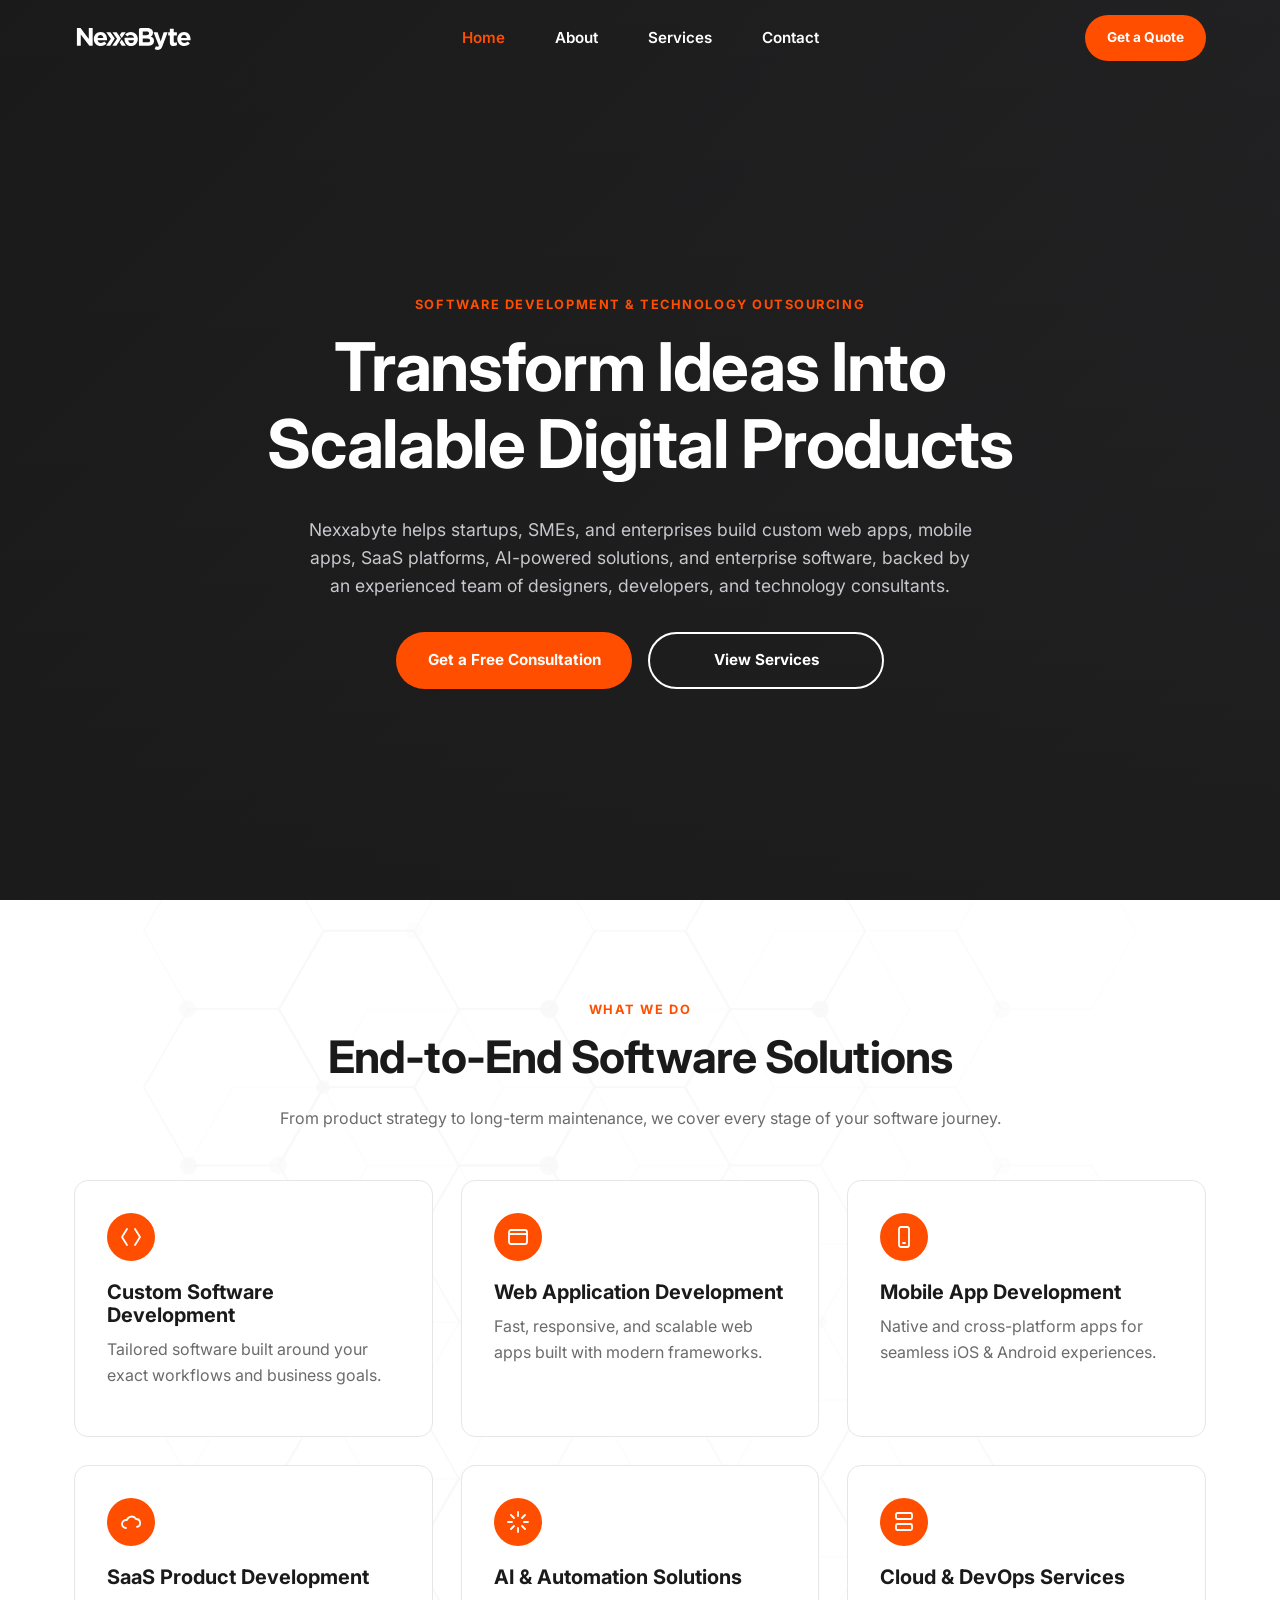
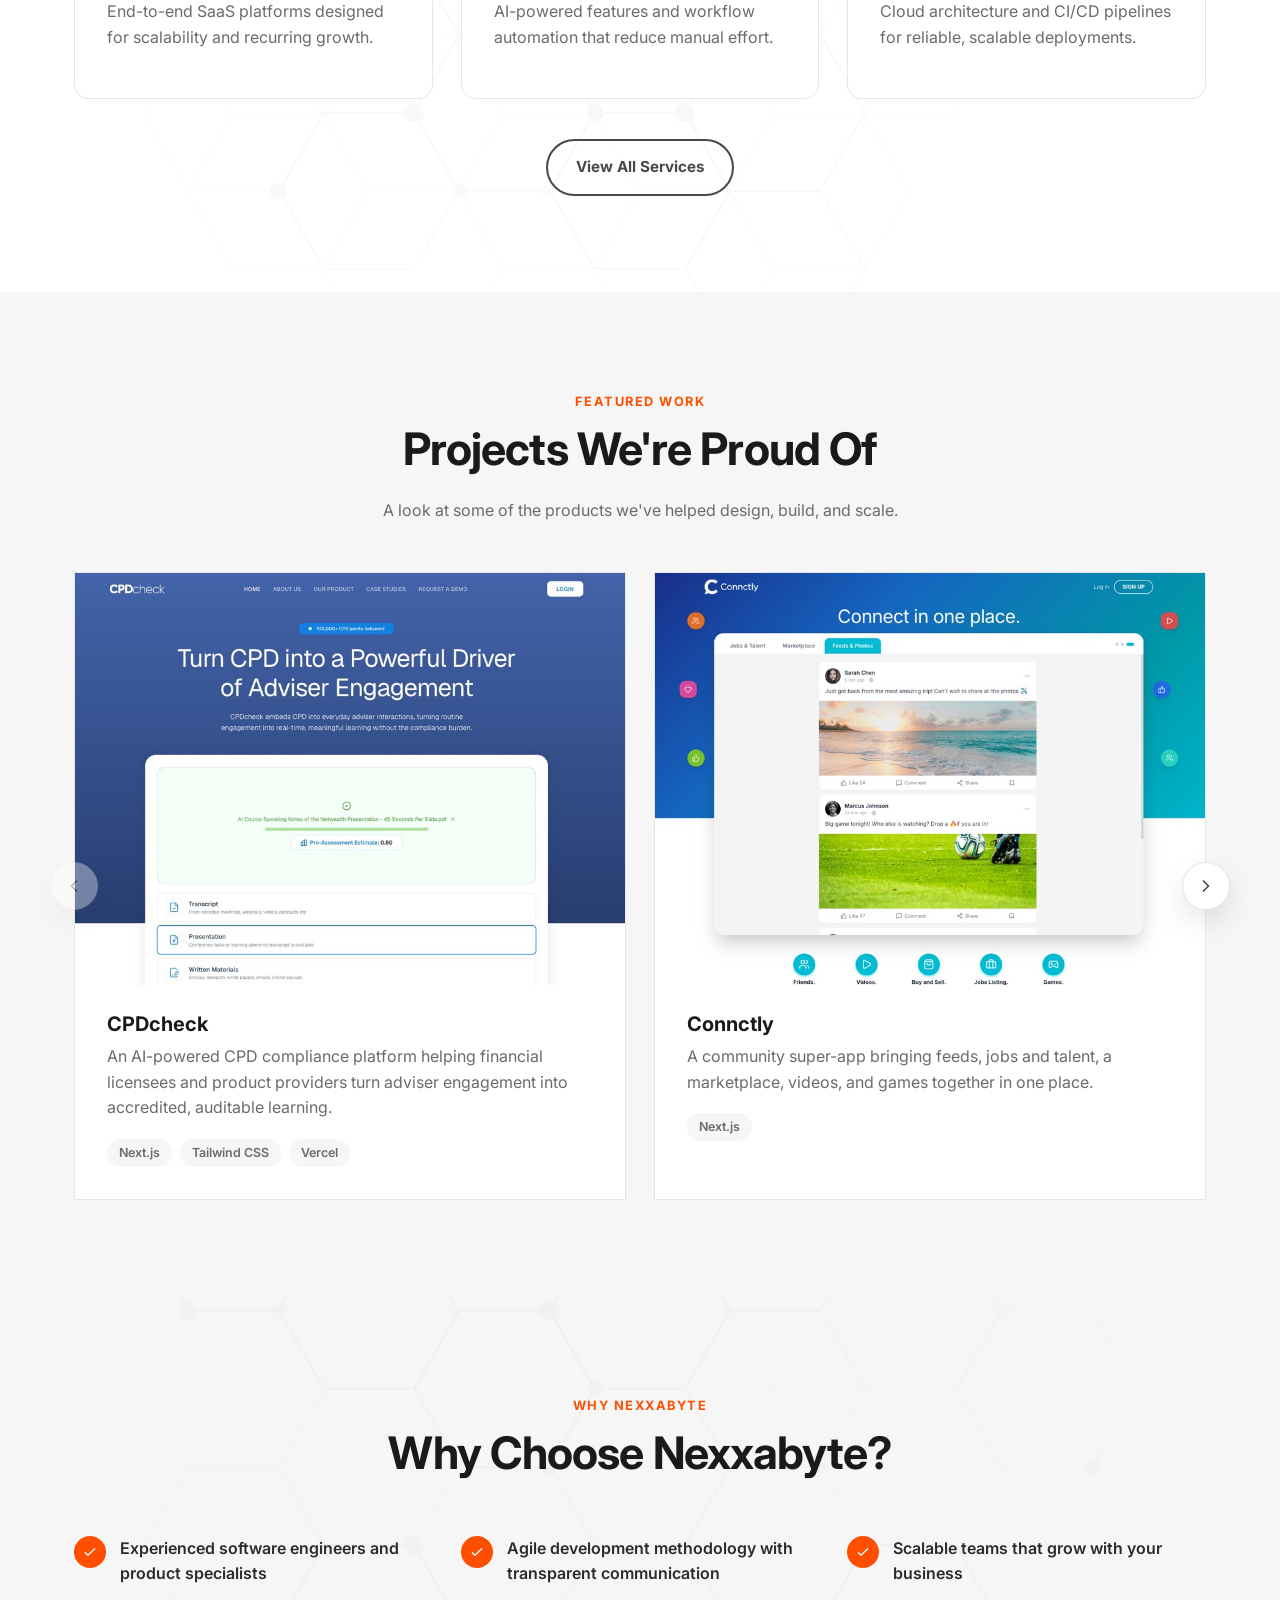
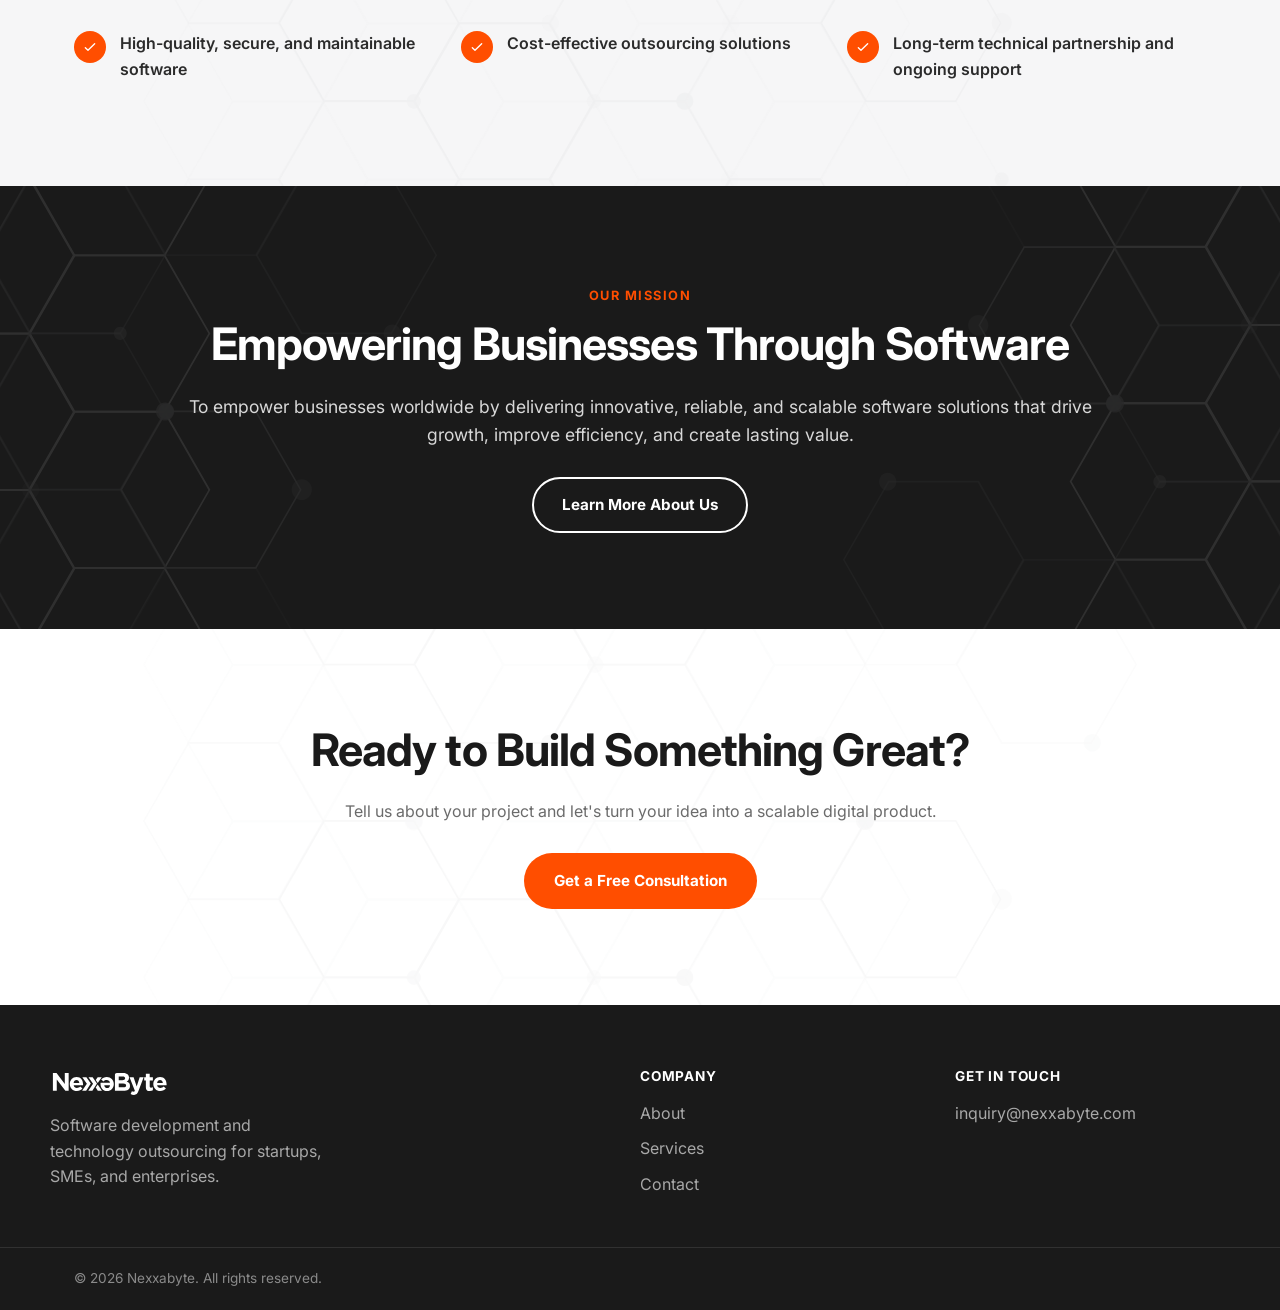
<file: index.html>
<!DOCTYPE html>
<html lang="en">
<head>
  <meta charset="UTF-8">
  <meta name="viewport" content="width=device-width, initial-scale=1.0">
  <title>Nexxabyte | Software Development &amp; Technology Outsourcing</title>
  <meta name="description" content="Nexxabyte builds custom web apps, mobile apps, SaaS platforms, AI-powered solutions, and enterprise software for startups, SMEs, and enterprises.">
  <link rel="icon" type="image/svg+xml" href="assets/images/favicon.svg">
  <link rel="preconnect" href="https://fonts.googleapis.com">
  <link rel="preconnect" href="https://fonts.gstatic.com" crossorigin>
  <link href="https://fonts.googleapis.com/css2?family=Inter:wght@400;500;600;700&family=Geist+Pixel&display=swap" rel="stylesheet">
  <link rel="stylesheet" href="assets/css/variables.css">
  <link rel="stylesheet" href="assets/css/base.css">
  <link rel="stylesheet" href="assets/css/components.css">
  <link rel="stylesheet" href="assets/css/pages.css">
  <link rel="stylesheet" href="assets/css/parallax.css">
  <link rel="stylesheet" href="assets/css/hero-animation.css">
</head>
<body>
  <header class="site-header">
    <div class="container header-inner">
      <a href="index.html" class="logo" aria-label="Nexxabyte home">
        <img src="assets/images/logo.svg" alt="Nexxabyte" class="logo-mark">
      </a>
      <nav class="main-nav" id="main-nav">
        <ul>
          <li><a href="index.html" class="active">Home</a></li>
          <li><a href="about.html">About</a></li>
          <li><a href="services.html">Services</a></li>
          <li><a href="contact.html">Contact</a></li>
        </ul>
      </nav>
      <a href="contact.html" class="btn btn-primary btn-sm header-cta">Get a Quote</a>
      <button class="nav-toggle" id="nav-toggle" aria-label="Toggle navigation" aria-expanded="false" aria-controls="main-nav">
        <span></span><span></span><span></span>
      </button>
    </div>
  </header>

  <main>
    <section class="hero hero-loop">
      <video class="hero-video-bg" muted loop playsinline preload="none" aria-hidden="true">
        <source src="assets/images/hero-background.mp4" type="video/mp4">
      </video>
      <div class="hero-video-scrim"></div>
      <div class="container hero-inner">
        <div class="hero-content reveal">
          <span class="eyebrow">Software Development &amp; Technology Outsourcing</span>
          <h1 class="hero-title">
            <span class="line-reveal"><span class="line-inner">Transform Ideas Into</span></span>
            <span class="line-reveal"><span class="line-inner">Scalable Digital Products</span></span>
          </h1>
          <p class="hero-lead text-muted">Nexxabyte helps startups, SMEs, and enterprises build custom web apps, mobile apps, SaaS platforms, AI-powered solutions, and enterprise software, backed by an experienced team of designers, developers, and technology consultants.</p>
          <div class="hero-actions">
            <a href="contact.html" class="btn btn-primary">Get a Free Consultation</a>
            <a href="services.html" class="btn btn-on-dark">View Services</a>
          </div>
        </div>
      </div>
    </section>

    <section class="section section-shapes-host" id="services-preview">
      <div class="container">
        <div class="section-head center">
          <span class="eyebrow">What We Do</span>
          <h2>End-to-End Software Solutions</h2>
          <p class="text-muted">From product strategy to long-term maintenance, we cover every stage of your software journey.</p>
        </div>
        <div class="grid grid-3">
          <div class="card service-card reveal">
            <div class="card-icon">
              <svg viewBox="0 0 24 24" fill="none" stroke="currentColor" stroke-width="1.8" stroke-linecap="round" stroke-linejoin="round"><path d="M8 4 3 12l5 8M16 4l5 8-5 8"/></svg>
            </div>
            <h3>Custom Software Development</h3>
            <p class="text-muted">Tailored software built around your exact workflows and business goals.</p>
          </div>
          <div class="card service-card reveal">
            <div class="card-icon">
              <svg viewBox="0 0 24 24" fill="none" stroke="currentColor" stroke-width="1.8" stroke-linecap="round" stroke-linejoin="round"><rect x="3" y="5" width="18" height="14" rx="2"/><path d="M3 9h18"/></svg>
            </div>
            <h3>Web Application Development</h3>
            <p class="text-muted">Fast, responsive, and scalable web apps built with modern frameworks.</p>
          </div>
          <div class="card service-card reveal">
            <div class="card-icon">
              <svg viewBox="0 0 24 24" fill="none" stroke="currentColor" stroke-width="1.8" stroke-linecap="round" stroke-linejoin="round"><rect x="7" y="2" width="10" height="20" rx="2"/><path d="M11 18h2"/></svg>
            </div>
            <h3>Mobile App Development</h3>
            <p class="text-muted">Native and cross-platform apps for seamless iOS &amp; Android experiences.</p>
          </div>
          <div class="card service-card reveal">
            <div class="card-icon">
              <svg viewBox="0 0 24 24" fill="none" stroke="currentColor" stroke-width="1.8" stroke-linecap="round" stroke-linejoin="round"><path d="M7 18a4 4 0 1 1 .9-7.9A5 5 0 0 1 17 9a4 4 0 0 1 1 7.9"/></svg>
            </div>
            <h3>SaaS Product Development</h3>
            <p class="text-muted">End-to-end SaaS platforms designed for scalability and recurring growth.</p>
          </div>
          <div class="card service-card reveal">
            <div class="card-icon">
              <svg viewBox="0 0 24 24" fill="none" stroke="currentColor" stroke-width="1.8" stroke-linecap="round" stroke-linejoin="round"><path d="M12 2v4M12 18v4M2 12h4M18 12h4M5 5l3 3M16 16l3 3M19 5l-3 3M8 16l-3 3"/></svg>
            </div>
            <h3>AI &amp; Automation Solutions</h3>
            <p class="text-muted">AI-powered features and workflow automation that reduce manual effort.</p>
          </div>
          <div class="card service-card reveal">
            <div class="card-icon">
              <svg viewBox="0 0 24 24" fill="none" stroke="currentColor" stroke-width="1.8" stroke-linecap="round" stroke-linejoin="round"><rect x="4" y="3" width="16" height="6" rx="1.5"/><rect x="4" y="14" width="16" height="6" rx="1.5"/></svg>
            </div>
            <h3>Cloud &amp; DevOps Services</h3>
            <p class="text-muted">Cloud architecture and CI/CD pipelines for reliable, scalable deployments.</p>
          </div>
        </div>
        <div class="services-preview-cta">
          <a href="services.html" class="btn btn-outline">View All Services</a>
        </div>
      </div>
    </section>

    <section class="section" id="featured-projects">
      <div class="container">
        <div class="section-head center">
          <span class="eyebrow">Featured Work</span>
          <h2>Projects We're Proud Of</h2>
          <p class="text-muted">A look at some of the products we've helped design, build, and scale.</p>
        </div>
        <div class="project-carousel-wrap">
          <button type="button" class="project-nav prev" id="project-prev" aria-label="Previous projects">
            <svg viewBox="0 0 24 24" fill="none" stroke="currentColor" stroke-width="2" stroke-linecap="round" stroke-linejoin="round"><path d="M15 18l-6-6 6-6"/></svg>
          </button>
          <div class="project-scroller" id="project-scroller">
            <a href="https://cpd-landing-page.vercel.app" target="_blank" rel="noopener" class="project-card reveal">
              <div class="project-thumb">
                <img src="assets/images/projects/cpdcheck.jpg" alt="CPDcheck product screenshot" loading="lazy">
              </div>
              <div class="project-body">
                <h3>CPDcheck</h3>
                <p class="text-muted">An AI-powered CPD compliance platform helping financial licensees and product providers turn adviser engagement into accredited, auditable learning.</p>
                <ul class="project-stack">
                  <li>Next.js</li>
                  <li>Tailwind CSS</li>
                  <li>Vercel</li>
                </ul>
              </div>
            </a>
            <a href="https://connctly.com/" target="_blank" rel="noopener" class="project-card reveal">
              <div class="project-thumb">
                <img src="assets/images/projects/connctly.jpg" alt="Connctly product screenshot" loading="lazy">
              </div>
              <div class="project-body">
                <h3>Connctly</h3>
                <p class="text-muted">A community super-app bringing feeds, jobs and talent, a marketplace, videos, and games together in one place.</p>
                <ul class="project-stack">
                  <li>Next.js</li>
                </ul>
              </div>
            </a>
            <a href="https://ren-urot.github.io/Handyman/" target="_blank" rel="noopener" class="project-card reveal">
              <div class="project-thumb">
                <img src="assets/images/projects/handyworks.jpg" alt="HANDYWORKS app screenshot" loading="lazy">
              </div>
              <div class="project-body">
                <h3>HANDYWORKS</h3>
                <p class="text-muted">A handyman services app concept connecting customers with professionals for bookings, contracts, and in-app chat.</p>
                <ul class="project-stack">
                  <li>HTML/CSS</li>
                  <li>Vanilla JS</li>
                </ul>
              </div>
            </a>
            <a href="https://ren-urot.github.io/sprobeHRIS/" target="_blank" rel="noopener" class="project-card reveal">
              <div class="project-thumb">
                <img src="assets/images/projects/sprobehris.jpg" alt="Sprobe HRIS app screenshot" loading="lazy">
              </div>
              <div class="project-body">
                <h3>Sprobe HRIS</h3>
                <p class="text-muted">An HR information system for centralizing employee records and streamlining core HR operations.</p>
                <ul class="project-stack">
                  <li>React</li>
                  <li>Vite</li>
                </ul>
              </div>
            </a>
          </div>
          <button type="button" class="project-nav next" id="project-next" aria-label="Next projects">
            <svg viewBox="0 0 24 24" fill="none" stroke="currentColor" stroke-width="2" stroke-linecap="round" stroke-linejoin="round"><path d="M9 18l6-6-6-6"/></svg>
          </button>
        </div>
      </div>
    </section>

    <section class="section section-alt section-shapes-host" id="why-choose-us">
      <div class="container">
        <div class="section-head center">
          <span class="eyebrow">Why Nexxabyte</span>
          <h2>Why Choose Nexxabyte?</h2>
        </div>
        <div class="grid grid-3">
          <div class="feature-item reveal">
            <div class="feature-check"><svg viewBox="0 0 24 24" fill="none" stroke="currentColor" stroke-width="2" stroke-linecap="round" stroke-linejoin="round"><path d="M5 13l4 4L19 7"/></svg></div>
            <p>Experienced software engineers and product specialists</p>
          </div>
          <div class="feature-item reveal">
            <div class="feature-check"><svg viewBox="0 0 24 24" fill="none" stroke="currentColor" stroke-width="2" stroke-linecap="round" stroke-linejoin="round"><path d="M5 13l4 4L19 7"/></svg></div>
            <p>Agile development methodology with transparent communication</p>
          </div>
          <div class="feature-item reveal">
            <div class="feature-check"><svg viewBox="0 0 24 24" fill="none" stroke="currentColor" stroke-width="2" stroke-linecap="round" stroke-linejoin="round"><path d="M5 13l4 4L19 7"/></svg></div>
            <p>Scalable teams that grow with your business</p>
          </div>
          <div class="feature-item reveal">
            <div class="feature-check"><svg viewBox="0 0 24 24" fill="none" stroke="currentColor" stroke-width="2" stroke-linecap="round" stroke-linejoin="round"><path d="M5 13l4 4L19 7"/></svg></div>
            <p>High-quality, secure, and maintainable software</p>
          </div>
          <div class="feature-item reveal">
            <div class="feature-check"><svg viewBox="0 0 24 24" fill="none" stroke="currentColor" stroke-width="2" stroke-linecap="round" stroke-linejoin="round"><path d="M5 13l4 4L19 7"/></svg></div>
            <p>Cost-effective outsourcing solutions</p>
          </div>
          <div class="feature-item reveal">
            <div class="feature-check"><svg viewBox="0 0 24 24" fill="none" stroke="currentColor" stroke-width="2" stroke-linecap="round" stroke-linejoin="round"><path d="M5 13l4 4L19 7"/></svg></div>
            <p>Long-term technical partnership and ongoing support</p>
          </div>
        </div>
      </div>
    </section>

    <section class="section section-dark section-shapes-host" id="mission-vision-teaser">
      <div class="container mission-teaser reveal">
        <span class="eyebrow">Our Mission</span>
        <h2>Empowering Businesses Through Software</h2>
        <p>To empower businesses worldwide by delivering innovative, reliable, and scalable software solutions that drive growth, improve efficiency, and create lasting value.</p>
        <a href="about.html" class="btn btn-on-dark">Learn More About Us</a>
      </div>
    </section>

    <section class="section section-shapes-host">
      <div class="container cta-banner-inner reveal">
        <h2>Ready to Build Something Great?</h2>
        <p class="text-muted">Tell us about your project and let's turn your idea into a scalable digital product.</p>
        <a href="contact.html" class="btn btn-primary">Get a Free Consultation</a>
      </div>
    </section>
  </main>

  <footer class="site-footer">
    <div class="container footer-inner">
      <div class="footer-brand">
        <img src="assets/images/logo.svg" alt="Nexxabyte" class="logo-mark">
        <p>Software development and technology outsourcing for startups, SMEs, and enterprises.</p>
      </div>
      <div class="footer-col">
        <h4>Company</h4>
        <ul>
          <li><a href="about.html">About</a></li>
          <li><a href="services.html">Services</a></li>
          <li><a href="contact.html">Contact</a></li>
        </ul>
      </div>
      <div class="footer-col">
        <h4>Get in Touch</h4>
        <ul>
          <li><a href="mailto:inquiry@nexxabyte.com">inquiry@nexxabyte.com</a></li>
        </ul>
      </div>
    </div>
    <div class="footer-bottom">
      <div class="container">
        <p>&copy; 2026 Nexxabyte. All rights reserved.</p>
      </div>
    </div>
  </footer>
  <script src="assets/js/main.js"></script>
  <script src="assets/js/hero-animation.js" defer></script>
</body>
</html>
</file>
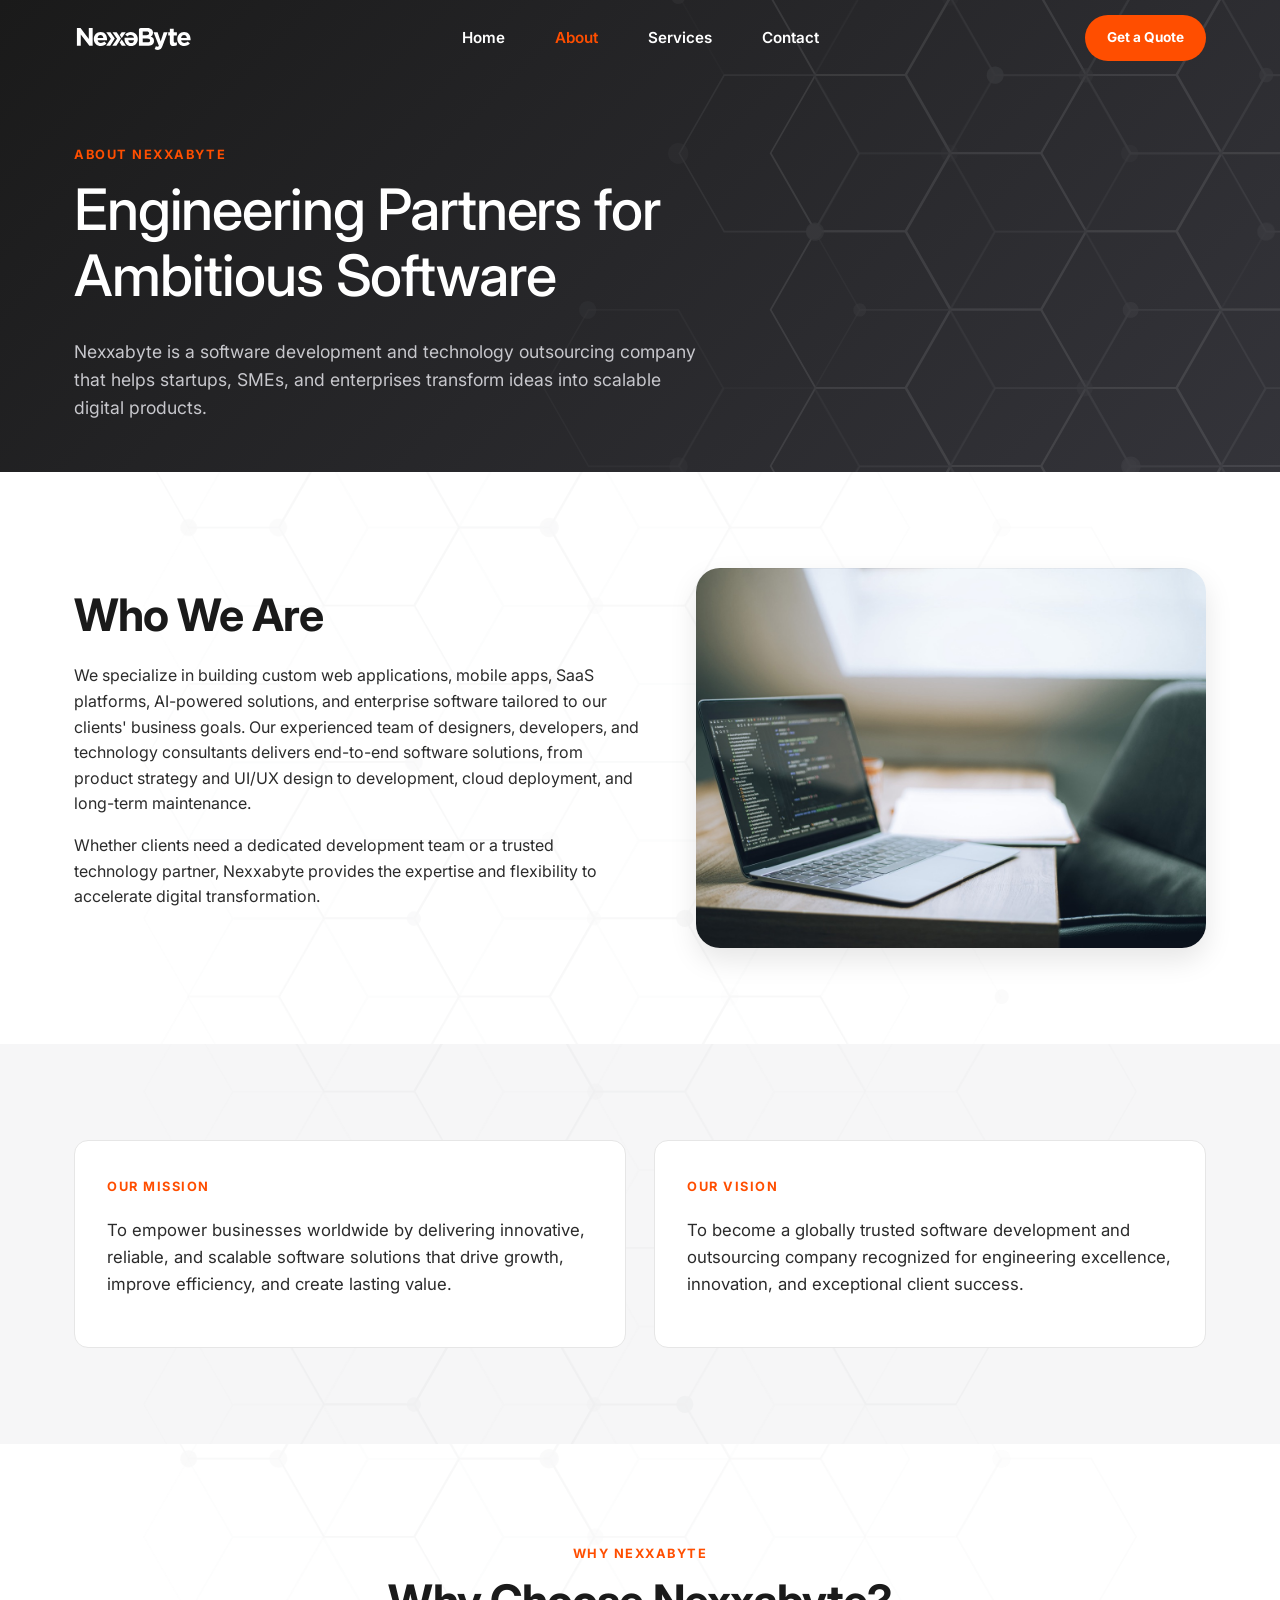
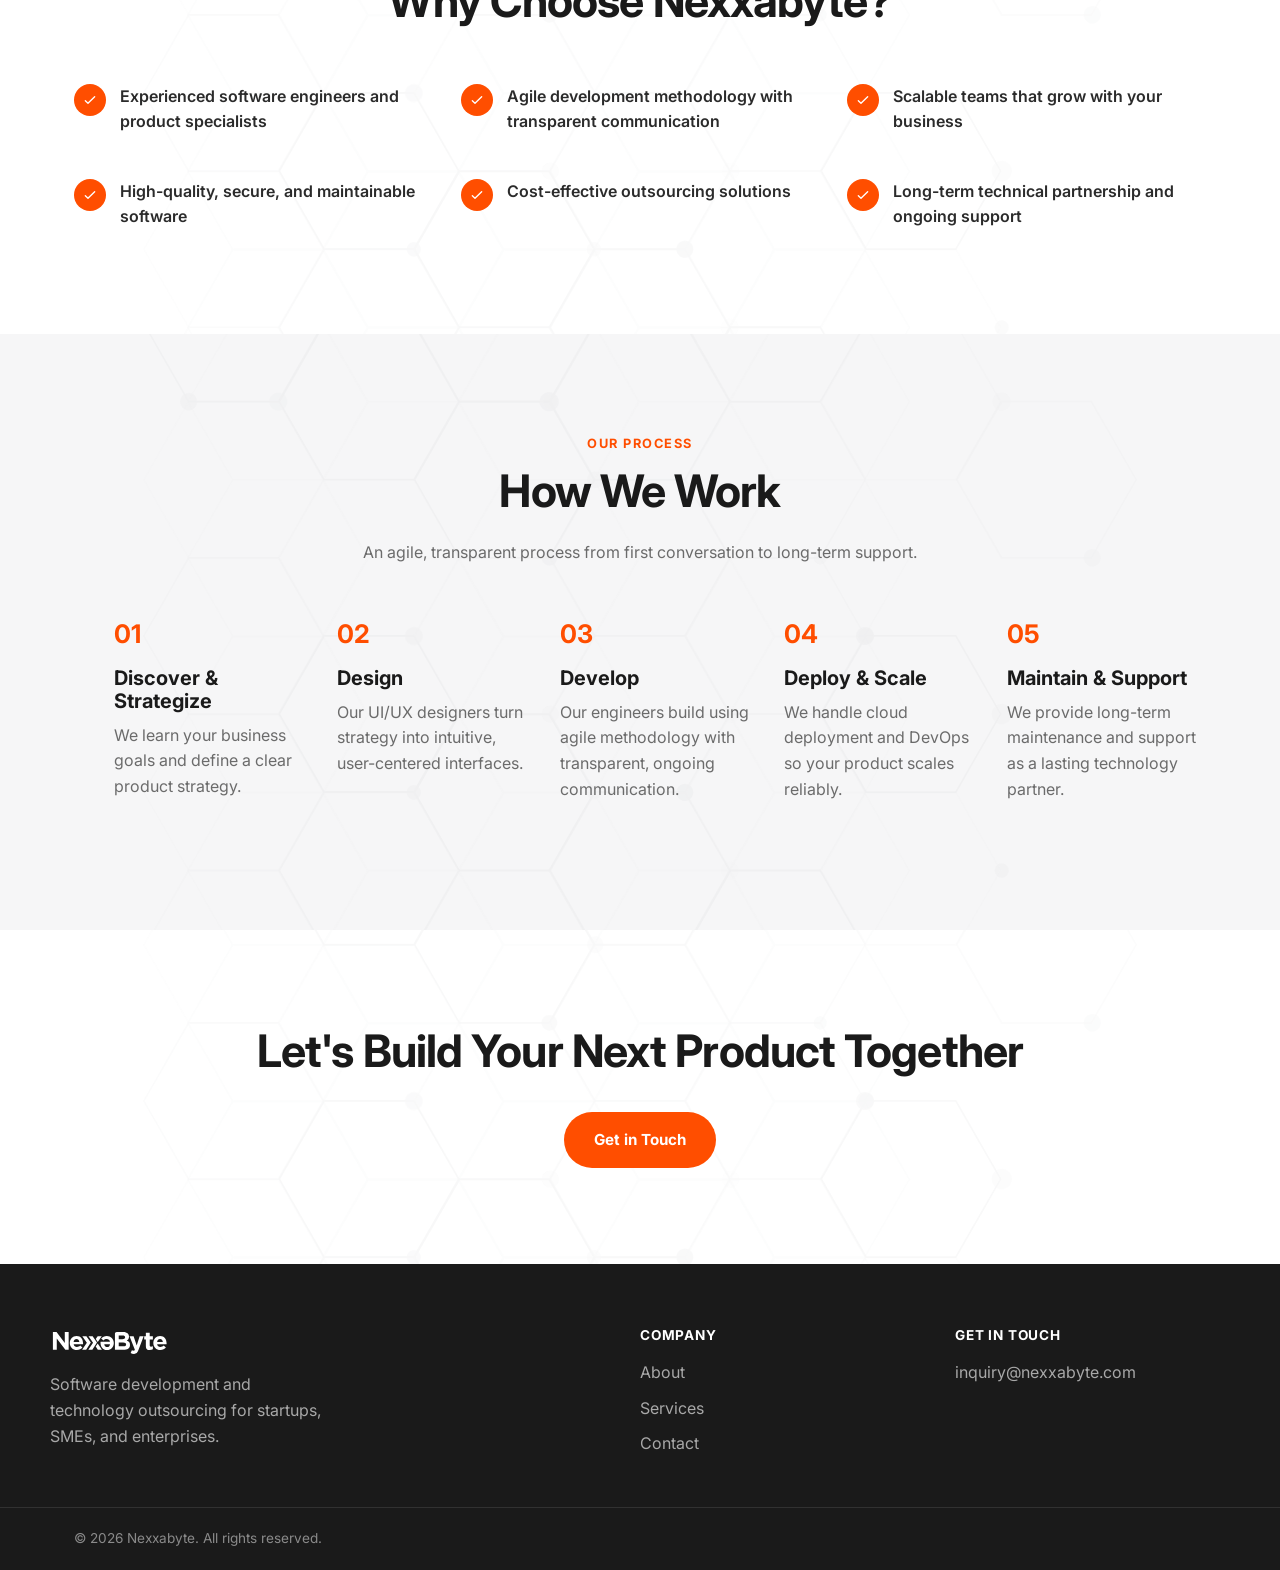
<file: about.html>
<!DOCTYPE html>
<html lang="en">
<head>
  <meta charset="UTF-8">
  <meta name="viewport" content="width=device-width, initial-scale=1.0">
  <title>About Nexxabyte | Our Mission, Vision &amp; Process</title>
  <meta name="description" content="Nexxabyte is a software development and technology outsourcing company helping startups, SMEs, and enterprises transform ideas into scalable digital products.">
  <link rel="icon" type="image/svg+xml" href="assets/images/favicon.svg">
  <link rel="preconnect" href="https://fonts.googleapis.com">
  <link rel="preconnect" href="https://fonts.gstatic.com" crossorigin>
  <link href="https://fonts.googleapis.com/css2?family=Inter:wght@400;500;600;700&family=Geist+Pixel&display=swap" rel="stylesheet">
  <link rel="stylesheet" href="assets/css/variables.css">
  <link rel="stylesheet" href="assets/css/base.css">
  <link rel="stylesheet" href="assets/css/components.css">
  <link rel="stylesheet" href="assets/css/pages.css">
  <link rel="stylesheet" href="assets/css/parallax.css">
</head>
<body>
  <header class="site-header">
    <div class="container header-inner">
      <a href="index.html" class="logo" aria-label="Nexxabyte home">
        <img src="assets/images/logo.svg" alt="Nexxabyte" class="logo-mark">
      </a>
      <nav class="main-nav" id="main-nav">
        <ul>
          <li><a href="index.html">Home</a></li>
          <li><a href="about.html" class="active">About</a></li>
          <li><a href="services.html">Services</a></li>
          <li><a href="contact.html">Contact</a></li>
        </ul>
      </nav>
      <a href="contact.html" class="btn btn-primary btn-sm header-cta">Get a Quote</a>
      <button class="nav-toggle" id="nav-toggle" aria-label="Toggle navigation" aria-expanded="false" aria-controls="main-nav">
        <span></span><span></span><span></span>
      </button>
    </div>
  </header>

  <main>
    <section class="section page-hero parallax-hero">
      <div class="container">
        <span class="eyebrow">About Nexxabyte</span>
        <h1>Engineering Partners for Ambitious Software</h1>
        <p class="text-muted lead-wide">Nexxabyte is a software development and technology outsourcing company that helps startups, SMEs, and enterprises transform ideas into scalable digital products.</p>
      </div>
    </section>

    <section class="section section-shapes-host">
      <div class="container about-intro">
        <div class="reveal">
          <h2>Who We Are</h2>
          <p>We specialize in building custom web applications, mobile apps, SaaS platforms, AI-powered solutions, and enterprise software tailored to our clients' business goals. Our experienced team of designers, developers, and technology consultants delivers end-to-end software solutions, from product strategy and UI/UX design to development, cloud deployment, and long-term maintenance.</p>
          <p>Whether clients need a dedicated development team or a trusted technology partner, Nexxabyte provides the expertise and flexibility to accelerate digital transformation.</p>
        </div>
        <div class="reveal">
          <img src="assets/images/photo.jpg" alt="Nexxabyte team at work" class="rounded-photo">
        </div>
      </div>
    </section>

    <section class="section section-alt section-shapes-host">
      <div class="container">
        <div class="grid grid-2">
          <div class="card mv-card reveal">
            <span class="eyebrow">Our Mission</span>
            <p>To empower businesses worldwide by delivering innovative, reliable, and scalable software solutions that drive growth, improve efficiency, and create lasting value.</p>
          </div>
          <div class="card mv-card reveal">
            <span class="eyebrow">Our Vision</span>
            <p>To become a globally trusted software development and outsourcing company recognized for engineering excellence, innovation, and exceptional client success.</p>
          </div>
        </div>
      </div>
    </section>

    <section class="section section-shapes-host">
      <div class="container">
        <div class="section-head center">
          <span class="eyebrow">Why Nexxabyte</span>
          <h2>Why Choose Nexxabyte?</h2>
        </div>
        <div class="grid grid-3">
          <div class="feature-item reveal">
            <div class="feature-check"><svg viewBox="0 0 24 24" fill="none" stroke="currentColor" stroke-width="2" stroke-linecap="round" stroke-linejoin="round"><path d="M5 13l4 4L19 7"/></svg></div>
            <p>Experienced software engineers and product specialists</p>
          </div>
          <div class="feature-item reveal">
            <div class="feature-check"><svg viewBox="0 0 24 24" fill="none" stroke="currentColor" stroke-width="2" stroke-linecap="round" stroke-linejoin="round"><path d="M5 13l4 4L19 7"/></svg></div>
            <p>Agile development methodology with transparent communication</p>
          </div>
          <div class="feature-item reveal">
            <div class="feature-check"><svg viewBox="0 0 24 24" fill="none" stroke="currentColor" stroke-width="2" stroke-linecap="round" stroke-linejoin="round"><path d="M5 13l4 4L19 7"/></svg></div>
            <p>Scalable teams that grow with your business</p>
          </div>
          <div class="feature-item reveal">
            <div class="feature-check"><svg viewBox="0 0 24 24" fill="none" stroke="currentColor" stroke-width="2" stroke-linecap="round" stroke-linejoin="round"><path d="M5 13l4 4L19 7"/></svg></div>
            <p>High-quality, secure, and maintainable software</p>
          </div>
          <div class="feature-item reveal">
            <div class="feature-check"><svg viewBox="0 0 24 24" fill="none" stroke="currentColor" stroke-width="2" stroke-linecap="round" stroke-linejoin="round"><path d="M5 13l4 4L19 7"/></svg></div>
            <p>Cost-effective outsourcing solutions</p>
          </div>
          <div class="feature-item reveal">
            <div class="feature-check"><svg viewBox="0 0 24 24" fill="none" stroke="currentColor" stroke-width="2" stroke-linecap="round" stroke-linejoin="round"><path d="M5 13l4 4L19 7"/></svg></div>
            <p>Long-term technical partnership and ongoing support</p>
          </div>
        </div>
      </div>
    </section>

    <section class="section section-alt section-shapes-host" id="how-we-work">
      <div class="container">
        <div class="section-head center">
          <span class="eyebrow">Our Process</span>
          <h2>How We Work</h2>
          <p class="text-muted">An agile, transparent process from first conversation to long-term support.</p>
        </div>
        <ol class="process-steps">
          <li class="reveal"><span class="step-number">01</span><h3>Discover &amp; Strategize</h3><p class="text-muted">We learn your business goals and define a clear product strategy.</p></li>
          <li class="reveal"><span class="step-number">02</span><h3>Design</h3><p class="text-muted">Our UI/UX designers turn strategy into intuitive, user-centered interfaces.</p></li>
          <li class="reveal"><span class="step-number">03</span><h3>Develop</h3><p class="text-muted">Our engineers build using agile methodology with transparent, ongoing communication.</p></li>
          <li class="reveal"><span class="step-number">04</span><h3>Deploy &amp; Scale</h3><p class="text-muted">We handle cloud deployment and DevOps so your product scales reliably.</p></li>
          <li class="reveal"><span class="step-number">05</span><h3>Maintain &amp; Support</h3><p class="text-muted">We provide long-term maintenance and support as a lasting technology partner.</p></li>
        </ol>
      </div>
    </section>

    <section class="section section-shapes-host">
      <div class="container cta-banner-inner reveal">
        <h2>Let's Build Your Next Product Together</h2>
        <a href="contact.html" class="btn btn-primary">Get in Touch</a>
      </div>
    </section>
  </main>

  <footer class="site-footer">
    <div class="container footer-inner">
      <div class="footer-brand">
        <img src="assets/images/logo.svg" alt="Nexxabyte" class="logo-mark">
        <p>Software development and technology outsourcing for startups, SMEs, and enterprises.</p>
      </div>
      <div class="footer-col">
        <h4>Company</h4>
        <ul>
          <li><a href="about.html">About</a></li>
          <li><a href="services.html">Services</a></li>
          <li><a href="contact.html">Contact</a></li>
        </ul>
      </div>
      <div class="footer-col">
        <h4>Get in Touch</h4>
        <ul>
          <li><a href="mailto:inquiry@nexxabyte.com">inquiry@nexxabyte.com</a></li>
        </ul>
      </div>
    </div>
    <div class="footer-bottom">
      <div class="container">
        <p>&copy; 2026 Nexxabyte. All rights reserved.</p>
      </div>
    </div>
  </footer>
  <script src="assets/js/main.js"></script>
</body>
</html>
</file>
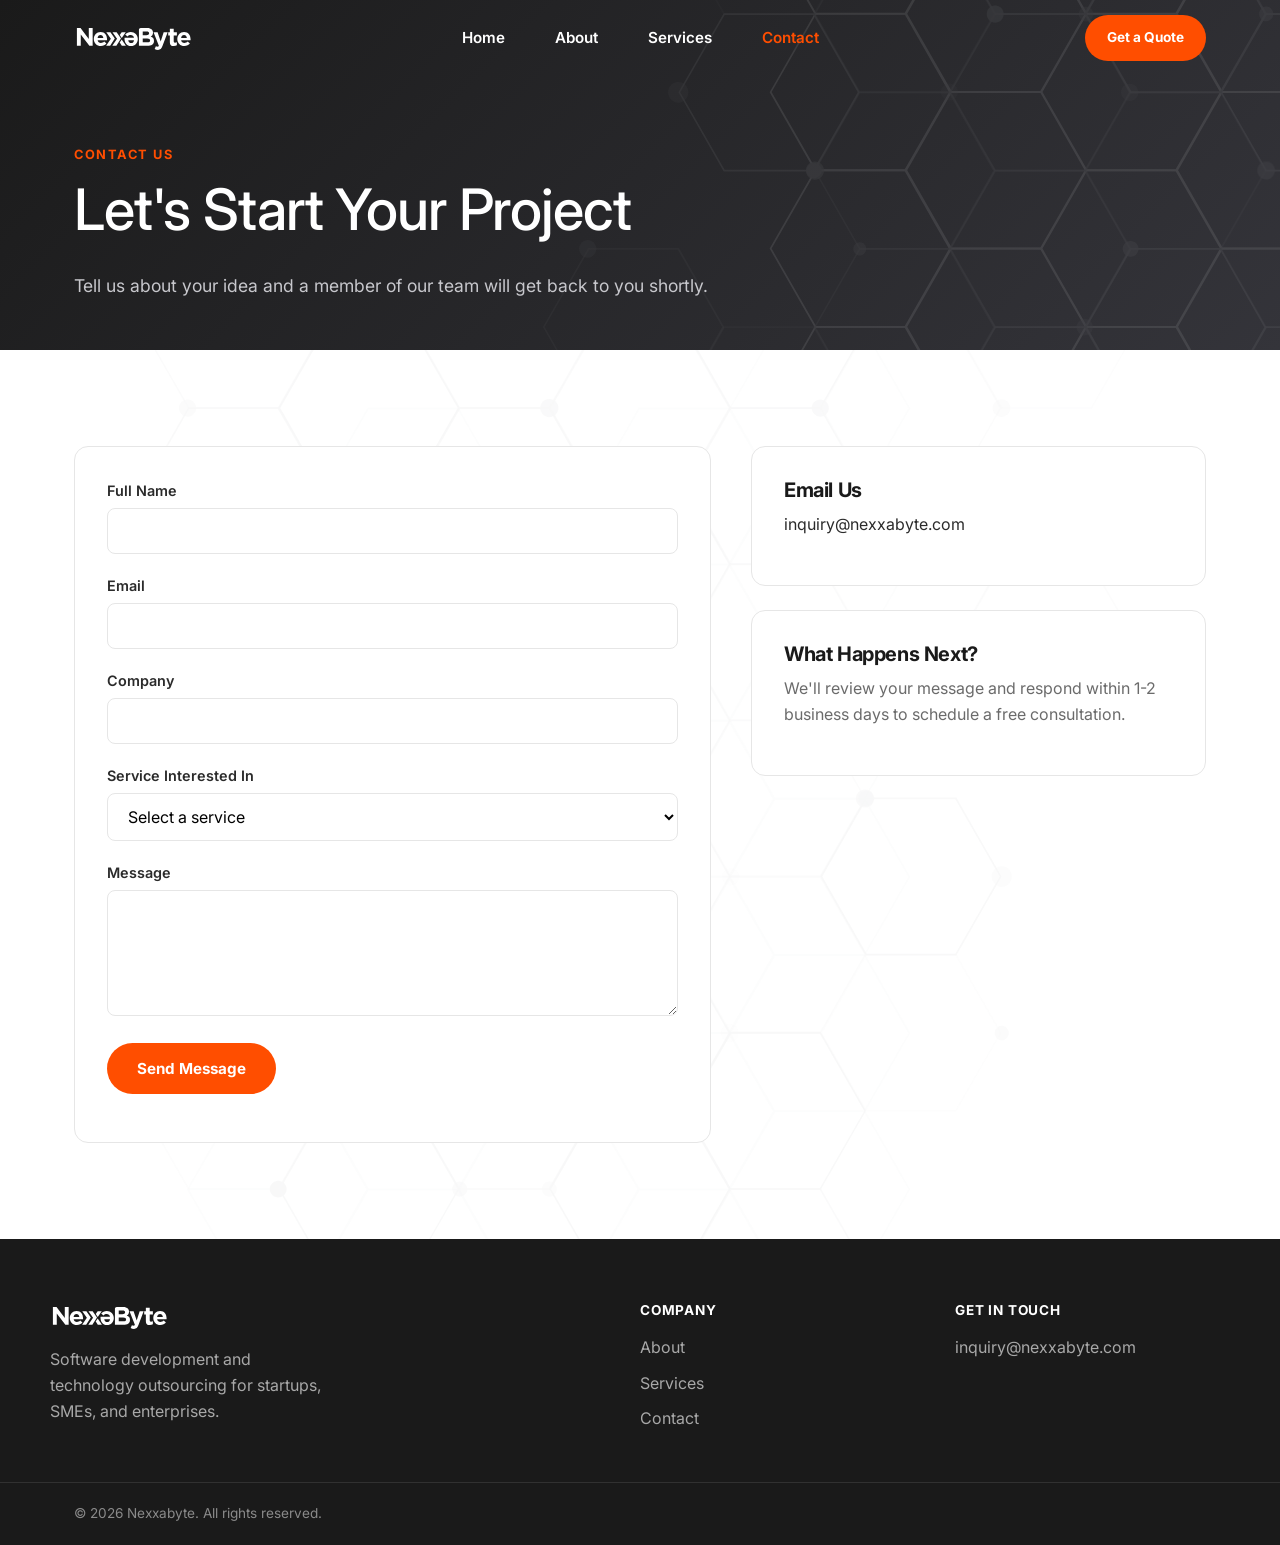
<file: contact.html>
<!DOCTYPE html>
<html lang="en">
<head>
  <meta charset="UTF-8">
  <meta name="viewport" content="width=device-width, initial-scale=1.0">
  <title>Contact Nexxabyte | Start Your Project</title>
  <meta name="description" content="Get in touch with Nexxabyte to discuss your software development or technology outsourcing project.">
  <link rel="icon" type="image/svg+xml" href="assets/images/favicon.svg">
  <link rel="preconnect" href="https://fonts.googleapis.com">
  <link rel="preconnect" href="https://fonts.gstatic.com" crossorigin>
  <link href="https://fonts.googleapis.com/css2?family=Inter:wght@400;500;600;700&family=Geist+Pixel&display=swap" rel="stylesheet">
  <link rel="stylesheet" href="assets/css/variables.css">
  <link rel="stylesheet" href="assets/css/base.css">
  <link rel="stylesheet" href="assets/css/components.css">
  <link rel="stylesheet" href="assets/css/pages.css">
  <link rel="stylesheet" href="assets/css/parallax.css">
</head>
<body>
  <header class="site-header">
    <div class="container header-inner">
      <a href="index.html" class="logo" aria-label="Nexxabyte home">
        <img src="assets/images/logo.svg" alt="Nexxabyte" class="logo-mark">
      </a>
      <nav class="main-nav" id="main-nav">
        <ul>
          <li><a href="index.html">Home</a></li>
          <li><a href="about.html">About</a></li>
          <li><a href="services.html">Services</a></li>
          <li><a href="contact.html" class="active">Contact</a></li>
        </ul>
      </nav>
      <a href="contact.html" class="btn btn-primary btn-sm header-cta">Get a Quote</a>
      <button class="nav-toggle" id="nav-toggle" aria-label="Toggle navigation" aria-expanded="false" aria-controls="main-nav">
        <span></span><span></span><span></span>
      </button>
    </div>
  </header>

  <main>
    <section class="section page-hero parallax-hero">
      <div class="container">
        <span class="eyebrow">Contact Us</span>
        <h1>Let's Start Your Project</h1>
        <p class="text-muted lead-wide">Tell us about your idea and a member of our team will get back to you shortly.</p>
      </div>
    </section>

    <section class="section section-shapes-host">
      <div class="container contact-grid">
        <form class="card contact-form reveal" id="contact-form" action="mail.php" method="POST" novalidate>
          <div class="form-group">
            <label for="name">Full Name</label>
            <input type="text" id="name" name="name" class="form-control" required>
            <span class="form-error">Please enter your name.</span>
          </div>
          <div class="form-group">
            <label for="email">Email</label>
            <input type="email" id="email" name="email" class="form-control" required>
            <span class="form-error">Please enter a valid email address.</span>
          </div>
          <div class="form-group">
            <label for="company">Company</label>
            <input type="text" id="company" name="company" class="form-control">
          </div>
          <div class="form-group">
            <label for="service">Service Interested In</label>
            <select id="service" name="service" class="form-control">
              <option value="">Select a service</option>
              <option>Custom Software Development</option>
              <option>Web Application Development</option>
              <option>Mobile App Development (iOS &amp; Android)</option>
              <option>SaaS Product Development</option>
              <option>AI &amp; Automation Solutions</option>
              <option>UI/UX Design</option>
              <option>Cloud &amp; DevOps Services</option>
              <option>Quality Assurance &amp; Testing</option>
              <option>Software Maintenance &amp; Support</option>
              <option>Dedicated Development Teams</option>
              <option>IT Staff Augmentation</option>
              <option>Technology Consulting</option>
              <option>Other / Not Sure</option>
            </select>
          </div>
          <div class="form-group">
            <label for="message">Message</label>
            <textarea id="message" name="message" rows="5" class="form-control" required></textarea>
            <span class="form-error">Please tell us a bit about your project.</span>
          </div>
          <button type="submit" class="btn btn-primary">Send Message</button>
          <p class="form-status" id="form-status" role="status"></p>
        </form>

        <div class="contact-info reveal">
          <div class="card">
            <h2>Email Us</h2>
            <p><a href="mailto:inquiry@nexxabyte.com">inquiry@nexxabyte.com</a></p>
          </div>
          <div class="card">
            <h2>What Happens Next?</h2>
            <p class="text-muted">We'll review your message and respond within 1-2 business days to schedule a free consultation.</p>
          </div>
        </div>
      </div>
    </section>
  </main>

  <footer class="site-footer">
    <div class="container footer-inner">
      <div class="footer-brand">
        <img src="assets/images/logo.svg" alt="Nexxabyte" class="logo-mark">
        <p>Software development and technology outsourcing for startups, SMEs, and enterprises.</p>
      </div>
      <div class="footer-col">
        <h4>Company</h4>
        <ul>
          <li><a href="about.html">About</a></li>
          <li><a href="services.html">Services</a></li>
          <li><a href="contact.html">Contact</a></li>
        </ul>
      </div>
      <div class="footer-col">
        <h4>Get in Touch</h4>
        <ul>
          <li><a href="mailto:inquiry@nexxabyte.com">inquiry@nexxabyte.com</a></li>
        </ul>
      </div>
    </div>
    <div class="footer-bottom">
      <div class="container">
        <p>&copy; 2026 Nexxabyte. All rights reserved.</p>
      </div>
    </div>
  </footer>
  <script src="assets/js/main.js"></script>
</body>
</html>
</file>
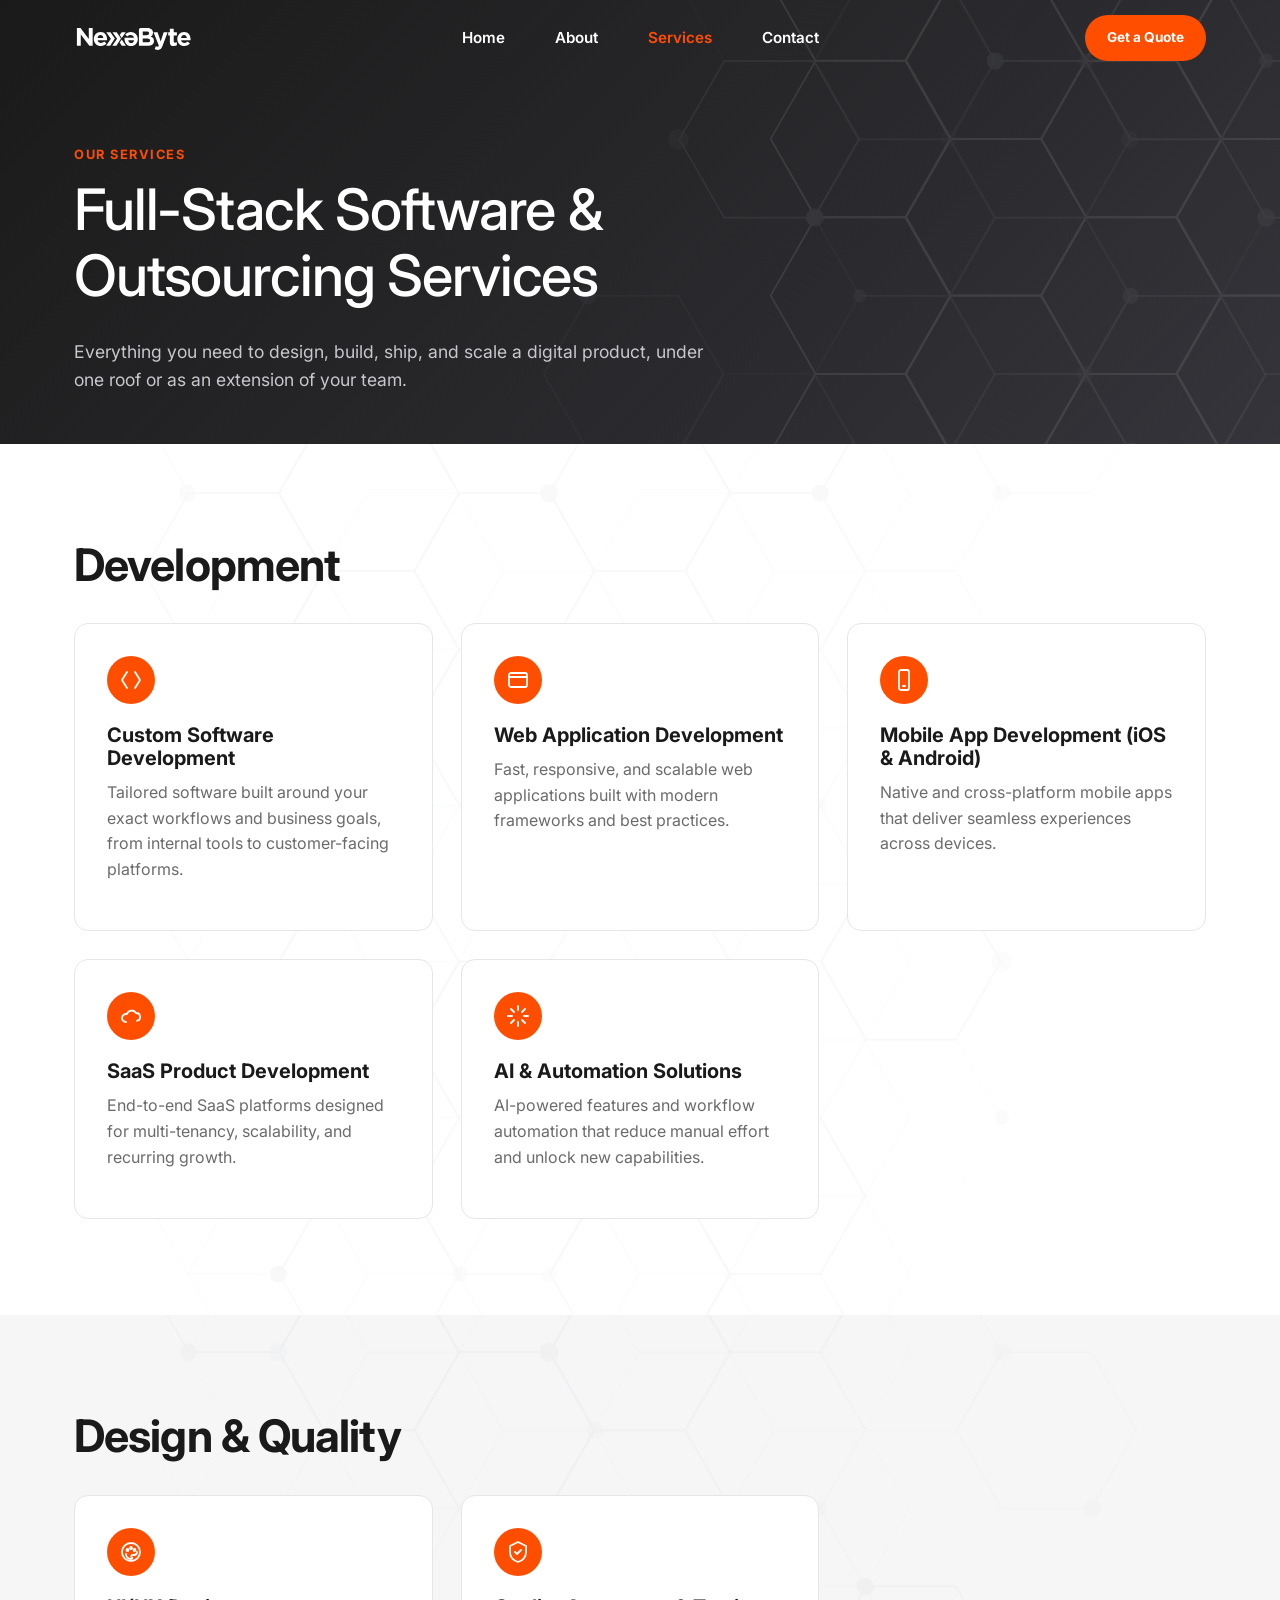
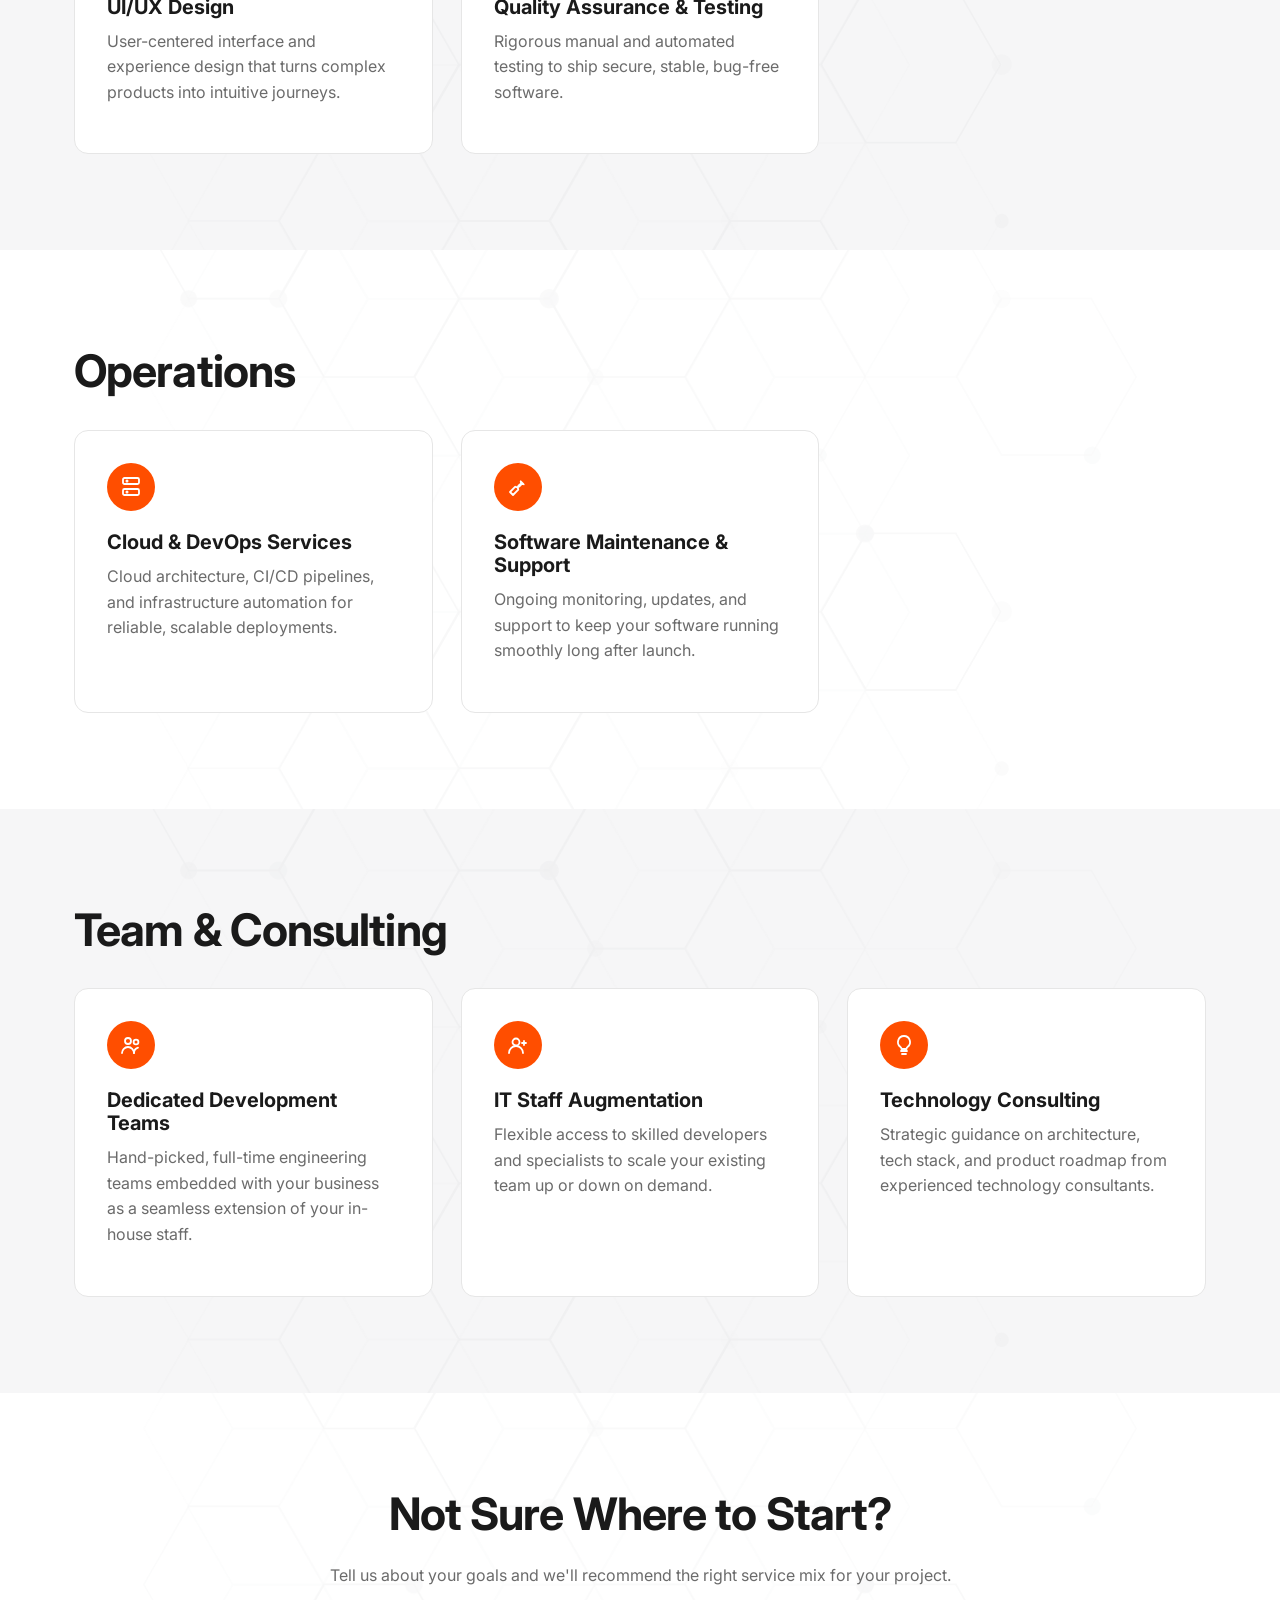
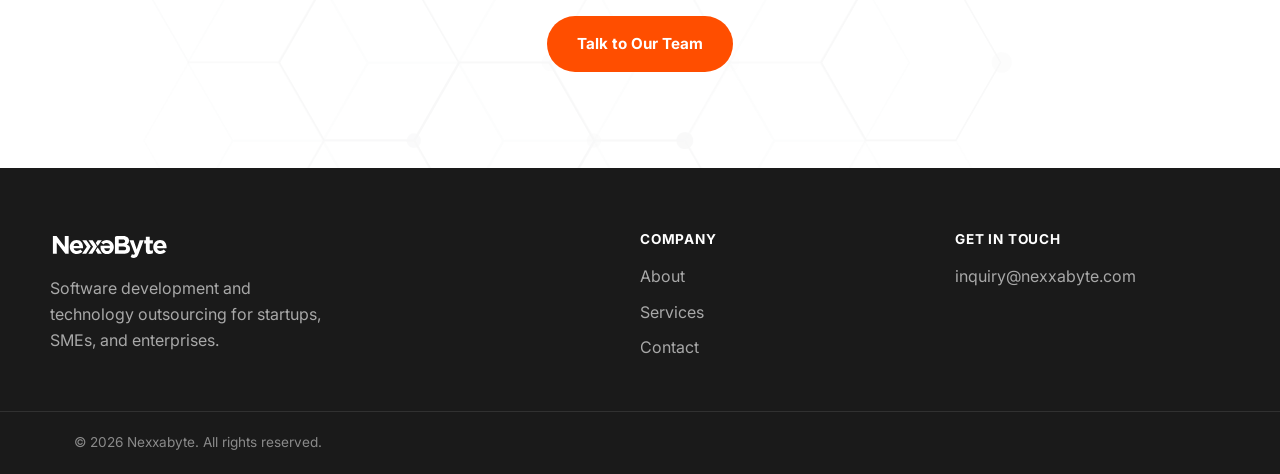
<file: services.html>
<!DOCTYPE html>
<html lang="en">
<head>
  <meta charset="UTF-8">
  <meta name="viewport" content="width=device-width, initial-scale=1.0">
  <title>Services | Nexxabyte Software Development &amp; Outsourcing</title>
  <meta name="description" content="Custom software, web, mobile, SaaS, AI, UI/UX, cloud/DevOps, QA, maintenance, dedicated teams, staff augmentation, and technology consulting services from Nexxabyte.">
  <link rel="icon" type="image/svg+xml" href="assets/images/favicon.svg">
  <link rel="preconnect" href="https://fonts.googleapis.com">
  <link rel="preconnect" href="https://fonts.gstatic.com" crossorigin>
  <link href="https://fonts.googleapis.com/css2?family=Inter:wght@400;500;600;700&family=Geist+Pixel&display=swap" rel="stylesheet">
  <link rel="stylesheet" href="assets/css/variables.css">
  <link rel="stylesheet" href="assets/css/base.css">
  <link rel="stylesheet" href="assets/css/components.css">
  <link rel="stylesheet" href="assets/css/pages.css">
  <link rel="stylesheet" href="assets/css/parallax.css">
</head>
<body>
  <header class="site-header">
    <div class="container header-inner">
      <a href="index.html" class="logo" aria-label="Nexxabyte home">
        <img src="assets/images/logo.svg" alt="Nexxabyte" class="logo-mark">
      </a>
      <nav class="main-nav" id="main-nav">
        <ul>
          <li><a href="index.html">Home</a></li>
          <li><a href="about.html">About</a></li>
          <li><a href="services.html" class="active">Services</a></li>
          <li><a href="contact.html">Contact</a></li>
        </ul>
      </nav>
      <a href="contact.html" class="btn btn-primary btn-sm header-cta">Get a Quote</a>
      <button class="nav-toggle" id="nav-toggle" aria-label="Toggle navigation" aria-expanded="false" aria-controls="main-nav">
        <span></span><span></span><span></span>
      </button>
    </div>
  </header>

  <main>
    <section class="section page-hero parallax-hero">
      <div class="container">
        <span class="eyebrow">Our Services</span>
        <h1>Full-Stack Software &amp; Outsourcing Services</h1>
        <p class="text-muted lead-wide">Everything you need to design, build, ship, and scale a digital product, under one roof or as an extension of your team.</p>
      </div>
    </section>

    <section class="section section-shapes-host">
      <div class="container">
        <h2 class="group-title reveal">Development</h2>
        <div class="grid grid-3">
          <div class="card reveal">
            <div class="card-icon"><svg viewBox="0 0 24 24" fill="none" stroke="currentColor" stroke-width="1.8" stroke-linecap="round" stroke-linejoin="round"><path d="M8 4 3 12l5 8M16 4l5 8-5 8"/></svg></div>
            <h3>Custom Software Development</h3>
            <p class="text-muted">Tailored software built around your exact workflows and business goals, from internal tools to customer-facing platforms.</p>
          </div>
          <div class="card reveal">
            <div class="card-icon"><svg viewBox="0 0 24 24" fill="none" stroke="currentColor" stroke-width="1.8" stroke-linecap="round" stroke-linejoin="round"><rect x="3" y="5" width="18" height="14" rx="2"/><path d="M3 9h18"/></svg></div>
            <h3>Web Application Development</h3>
            <p class="text-muted">Fast, responsive, and scalable web applications built with modern frameworks and best practices.</p>
          </div>
          <div class="card reveal">
            <div class="card-icon"><svg viewBox="0 0 24 24" fill="none" stroke="currentColor" stroke-width="1.8" stroke-linecap="round" stroke-linejoin="round"><rect x="7" y="2" width="10" height="20" rx="2"/><path d="M11 18h2"/></svg></div>
            <h3>Mobile App Development (iOS &amp; Android)</h3>
            <p class="text-muted">Native and cross-platform mobile apps that deliver seamless experiences across devices.</p>
          </div>
          <div class="card reveal">
            <div class="card-icon"><svg viewBox="0 0 24 24" fill="none" stroke="currentColor" stroke-width="1.8" stroke-linecap="round" stroke-linejoin="round"><path d="M7 18a4 4 0 1 1 .9-7.9A5 5 0 0 1 17 9a4 4 0 0 1 1 7.9"/></svg></div>
            <h3>SaaS Product Development</h3>
            <p class="text-muted">End-to-end SaaS platforms designed for multi-tenancy, scalability, and recurring growth.</p>
          </div>
          <div class="card reveal">
            <div class="card-icon"><svg viewBox="0 0 24 24" fill="none" stroke="currentColor" stroke-width="1.8" stroke-linecap="round" stroke-linejoin="round"><path d="M12 2v4M12 18v4M2 12h4M18 12h4M5 5l3 3M16 16l3 3M19 5l-3 3M8 16l-3 3"/></svg></div>
            <h3>AI &amp; Automation Solutions</h3>
            <p class="text-muted">AI-powered features and workflow automation that reduce manual effort and unlock new capabilities.</p>
          </div>
        </div>
      </div>
    </section>

    <section class="section section-alt section-shapes-host">
      <div class="container">
        <h2 class="group-title reveal">Design &amp; Quality</h2>
        <div class="grid grid-3">
          <div class="card reveal">
            <div class="card-icon"><svg viewBox="0 0 24 24" fill="none" stroke="currentColor" stroke-width="1.8" stroke-linecap="round" stroke-linejoin="round"><circle cx="12" cy="12" r="9"/><circle cx="8.5" cy="10" r="1" fill="currentColor"/><circle cx="12" cy="8" r="1" fill="currentColor"/><circle cx="15.5" cy="10" r="1" fill="currentColor"/><path d="M7 14a5 5 0 0 0 5 5c1.4 0 1.6-1.2.7-1.8-1-.7-.3-2.2 1-2.2h1.3A3 3 0 0 0 18 12"/></svg></div>
            <h3>UI/UX Design</h3>
            <p class="text-muted">User-centered interface and experience design that turns complex products into intuitive journeys.</p>
          </div>
          <div class="card reveal">
            <div class="card-icon"><svg viewBox="0 0 24 24" fill="none" stroke="currentColor" stroke-width="1.8" stroke-linecap="round" stroke-linejoin="round"><path d="M12 2l8 4v6c0 5-3.5 8.5-8 10-4.5-1.5-8-5-8-10V6l8-4z"/><path d="M9 12l2 2 4-4"/></svg></div>
            <h3>Quality Assurance &amp; Testing</h3>
            <p class="text-muted">Rigorous manual and automated testing to ship secure, stable, bug-free software.</p>
          </div>
        </div>
      </div>
    </section>

    <section class="section section-shapes-host">
      <div class="container">
        <h2 class="group-title reveal">Operations</h2>
        <div class="grid grid-3">
          <div class="card reveal">
            <div class="card-icon"><svg viewBox="0 0 24 24" fill="none" stroke="currentColor" stroke-width="1.8" stroke-linecap="round" stroke-linejoin="round"><rect x="4" y="3" width="16" height="6" rx="1.5"/><rect x="4" y="14" width="16" height="6" rx="1.5"/><circle cx="8" cy="6" r="0.6" fill="currentColor"/><circle cx="8" cy="17" r="0.6" fill="currentColor"/></svg></div>
            <h3>Cloud &amp; DevOps Services</h3>
            <p class="text-muted">Cloud architecture, CI/CD pipelines, and infrastructure automation for reliable, scalable deployments.</p>
          </div>
          <div class="card reveal">
            <div class="card-icon"><svg viewBox="0 0 24 24" fill="none" stroke="currentColor" stroke-width="1.8" stroke-linecap="round" stroke-linejoin="round"><path d="M14.7 6.3a4 4 0 0 1-5.4 5.4L4 17l3 3 5.3-5.3a4 4 0 0 1 5.4-5.4l-3-3z"/></svg></div>
            <h3>Software Maintenance &amp; Support</h3>
            <p class="text-muted">Ongoing monitoring, updates, and support to keep your software running smoothly long after launch.</p>
          </div>
        </div>
      </div>
    </section>

    <section class="section section-alt section-shapes-host">
      <div class="container">
        <h2 class="group-title reveal">Team &amp; Consulting</h2>
        <div class="grid grid-3">
          <div class="card reveal">
            <div class="card-icon"><svg viewBox="0 0 24 24" fill="none" stroke="currentColor" stroke-width="1.8" stroke-linecap="round" stroke-linejoin="round"><circle cx="9" cy="8" r="3"/><path d="M3 20c0-3.3 2.7-6 6-6s6 2.7 6 6"/><circle cx="17" cy="9" r="2.4"/><path d="M15 20c0-2.6 1.8-4.7 4-5.4"/></svg></div>
            <h3>Dedicated Development Teams</h3>
            <p class="text-muted">Hand-picked, full-time engineering teams embedded with your business as a seamless extension of your in-house staff.</p>
          </div>
          <div class="card reveal">
            <div class="card-icon"><svg viewBox="0 0 24 24" fill="none" stroke="currentColor" stroke-width="1.8" stroke-linecap="round" stroke-linejoin="round"><circle cx="10" cy="9" r="3.5"/><path d="M3 20c0-3.9 3.1-7 7-7s7 3.1 7 7"/><path d="M18 8v4M16 10h4"/></svg></div>
            <h3>IT Staff Augmentation</h3>
            <p class="text-muted">Flexible access to skilled developers and specialists to scale your existing team up or down on demand.</p>
          </div>
          <div class="card reveal">
            <div class="card-icon"><svg viewBox="0 0 24 24" fill="none" stroke="currentColor" stroke-width="1.8" stroke-linecap="round" stroke-linejoin="round"><path d="M9 18h6M10 21h4M12 3a6 6 0 0 0-3.5 10.9c.6.4 1 1.2 1 2.1h5c0-.9.4-1.7 1-2.1A6 6 0 0 0 12 3z"/></svg></div>
            <h3>Technology Consulting</h3>
            <p class="text-muted">Strategic guidance on architecture, tech stack, and product roadmap from experienced technology consultants.</p>
          </div>
        </div>
      </div>
    </section>

    <section class="section section-shapes-host">
      <div class="container cta-banner-inner reveal">
        <h2>Not Sure Where to Start?</h2>
        <p class="text-muted">Tell us about your goals and we'll recommend the right service mix for your project.</p>
        <a href="contact.html" class="btn btn-primary">Talk to Our Team</a>
      </div>
    </section>
  </main>

  <footer class="site-footer">
    <div class="container footer-inner">
      <div class="footer-brand">
        <img src="assets/images/logo.svg" alt="Nexxabyte" class="logo-mark">
        <p>Software development and technology outsourcing for startups, SMEs, and enterprises.</p>
      </div>
      <div class="footer-col">
        <h4>Company</h4>
        <ul>
          <li><a href="about.html">About</a></li>
          <li><a href="services.html">Services</a></li>
          <li><a href="contact.html">Contact</a></li>
        </ul>
      </div>
      <div class="footer-col">
        <h4>Get in Touch</h4>
        <ul>
          <li><a href="mailto:inquiry@nexxabyte.com">inquiry@nexxabyte.com</a></li>
        </ul>
      </div>
    </div>
    <div class="footer-bottom">
      <div class="container">
        <p>&copy; 2026 Nexxabyte. All rights reserved.</p>
      </div>
    </div>
  </footer>
  <script src="assets/js/main.js"></script>
</body>
</html>
</file>
<file: assets/css/variables.css>
:root {
  /* Brand colors */
  --color-primary: #FF4E00;
  --color-primary-dark: #D94300;
  --color-dark: #484848;
  --color-black: #1A1A1A;
  --color-bg: #FFFFFF;
  --color-bg-alt: #F6F6F7;
  --color-bg-dark: #1A1A1A;
  --color-text: #2B2B2B;
  --color-text-muted: #6B6B6B;
  --color-text-on-dark: #F2F2F2;
  --color-text-on-dark-muted: #C7C7CC;
  --color-border: #E6E6E6;
  --color-charcoal-light: #34343A;

  /* Typography */
  --font-heading: 'Geist Pixel', 'Inter', sans-serif;
  --font-body: 'Inter', sans-serif;

  /* Layout */
  --container-width: 1180px;
  --radius-sm: 8px;
  --radius-md: 14px;
  --radius-lg: 24px;
  --shadow-sm: 0 1px 3px rgba(0, 0, 0, 0.08);
  --shadow-md: 0 12px 28px rgba(0, 0, 0, 0.10);
  --transition: 200ms ease;
}
</file>
<file: assets/css/base.css>
*, *::before, *::after {
  box-sizing: border-box;
}

html {
  scroll-behavior: smooth;
}

body {
  margin: 0;
  font-family: var(--font-body);
  color: var(--color-text);
  background: var(--color-bg);
  line-height: 1.6;
  -webkit-font-smoothing: antialiased;
}

h1, h2, h3, h4 {
  font-family: var(--font-heading);
  font-weight: 700;
  line-height: 1.15;
  margin: 0 0 0.5em;
  color: var(--color-black);
}

h1 { font-size: clamp(2.6rem, 5vw + 1rem, 4.2rem); letter-spacing: -0.02em; }
h2 { font-size: clamp(1.9rem, 2.8vw + 1rem, 2.8rem); letter-spacing: -0.02em; }
h3 { font-size: 1.25rem; }
h4 { font-size: 1rem; }

p { margin: 0 0 1em; }

a {
  color: inherit;
  text-decoration: none;
}

ul { list-style: none; margin: 0; padding: 0; }

img { max-width: 100%; display: block; }

button { font-family: inherit; }

.container {
  width: 100%;
  max-width: var(--container-width);
  margin: 0 auto;
  padding: 0 24px;
}

.section {
  padding: 96px 0;
}

@media (max-width: 768px) {
  .section { padding: 64px 0; }
}

.section-alt {
  background: var(--color-bg-alt);
}

.section-dark {
  background: var(--color-black);
  color: var(--color-text-on-dark);
}

.section-dark h2, .section-dark h3 {
  color: #fff;
}

.eyebrow {
  display: inline-block;
  font-family: var(--font-heading);
  font-size: 0.8rem;
  font-weight: 700;
  letter-spacing: 0.12em;
  text-transform: uppercase;
  color: var(--color-primary);
  margin-bottom: 12px;
}

.section-head {
  max-width: 640px;
  margin: 0 0 48px;
}

.section-head.center {
  margin-left: auto;
  margin-right: auto;
  text-align: center;
}

.text-muted {
  color: var(--color-text-muted);
}

.reveal {
  opacity: 0;
  transform: translateY(24px);
  transition: opacity 700ms cubic-bezier(0.34, 1.56, 0.64, 1),
              transform 700ms cubic-bezier(0.34, 1.56, 0.64, 1);
}

.reveal.is-visible {
  opacity: 1;
  transform: translateY(0);
}

/* Staggered entrance for grouped cards/items within a grid — each sibling
   fires slightly after the last, capped at 6 columns since no grid on this
   site has more. */
.grid-3 > .reveal:nth-child(1) { transition-delay: 0ms; }
.grid-3 > .reveal:nth-child(2) { transition-delay: 80ms; }
.grid-3 > .reveal:nth-child(3) { transition-delay: 160ms; }
.grid-3 > .reveal:nth-child(4) { transition-delay: 240ms; }
.grid-3 > .reveal:nth-child(5) { transition-delay: 320ms; }
.grid-3 > .reveal:nth-child(6) { transition-delay: 400ms; }
</file>
<file: assets/css/components.css>
/* Header */
.site-header {
  position: sticky;
  top: 0;
  z-index: 100;
  background: transparent;
  backdrop-filter: none;
  border-bottom: 1px solid transparent;
  transition: background 200ms ease, backdrop-filter 200ms ease, border-color 200ms ease;
}

.site-header.is-scrolled {
  background: rgba(255, 255, 255, 0.92);
  backdrop-filter: blur(8px);
  border-bottom-color: var(--color-border);
}

.header-inner {
  display: flex;
  align-items: center;
  justify-content: space-between;
  height: 76px;
  gap: 24px;
  position: relative;
}

.logo-mark {
  height: 28px;
  width: auto;
  filter: brightness(0) invert(1);
  transition: filter 200ms ease;
}

.site-header.is-scrolled .logo-mark {
  filter: none;
}

.main-nav {
  position: absolute;
  left: 50%;
  transform: translateX(-50%);
}

.main-nav ul {
  display: flex;
  gap: 50px;
}

.main-nav a {
  font-weight: 600;
  font-size: 0.95rem;
  color: var(--color-dark);
  padding: 4px 0;
  transition: color 200ms ease;
}

/* The transparent-header effect only applies at desktop widths, where nav
   links sit directly in the header row over the hero. Below 861px the
   links move into an always-white dropdown panel (see the mobile nav
   rules further down), so they must stay dark regardless of scroll. */
@media (min-width: 861px) {
  .site-header:not(.is-scrolled) .main-nav a:not(.active):not(:hover) {
    color: #fff;
  }
}

.main-nav a.active,
.main-nav a:hover {
  color: var(--color-primary);
}

.header-cta {
  margin-left: auto;
}

.nav-toggle {
  display: none;
  flex-direction: column;
  justify-content: center;
  gap: 5px;
  width: 36px;
  height: 36px;
  border: none;
  background: none;
  cursor: pointer;
  padding: 0;
}

.nav-toggle span {
  display: block;
  height: 2px;
  width: 100%;
  background: var(--color-black);
  transition: transform var(--transition), opacity var(--transition);
}

@media (max-width: 860px) {
  .header-inner .header-cta { display: none; }

  .nav-toggle { display: flex; }

  .main-nav {
    position: fixed;
    top: 76px;
    left: 0;
    right: 0;
    transform: none;
    background: #fff;
    border-bottom: 1px solid var(--color-border);
    max-height: 0;
    overflow: hidden;
    transition: max-height var(--transition);
  }

  .main-nav.is-open {
    max-height: 320px;
  }

  .main-nav ul {
    flex-direction: column;
    gap: 0;
    padding: 8px 24px 24px;
  }

  .main-nav li {
    border-bottom: 1px solid var(--color-border);
  }

  .main-nav a {
    display: block;
    padding: 14px 0;
  }

  .nav-toggle.is-active span:nth-child(1) { transform: translateY(7px) rotate(45deg); }
  .nav-toggle.is-active span:nth-child(2) { opacity: 0; }
  .nav-toggle.is-active span:nth-child(3) { transform: translateY(-7px) rotate(-45deg); }
}

/* Buttons */
.btn {
  display: inline-flex;
  align-items: center;
  justify-content: center;
  gap: 8px;
  padding: 14px 28px;
  border-radius: 999px;
  font-weight: 700;
  font-size: 0.95rem;
  border: 2px solid transparent;
  cursor: pointer;
  transition: transform var(--transition), background var(--transition), border-color var(--transition), color var(--transition);
}

.btn:hover {
  transform: translateY(-2px);
}

.btn-primary {
  background: var(--color-primary);
  color: #fff;
}

.btn-primary:hover {
  background: var(--color-primary-dark);
}

.btn-outline {
  background: transparent;
  border-color: var(--color-dark);
  color: var(--color-dark);
}

.btn-outline:hover {
  border-color: var(--color-primary);
  color: var(--color-primary);
}

.btn-on-dark {
  border-color: #fff;
  color: #fff;
}

.btn-on-dark:hover {
  border-color: var(--color-primary);
  color: var(--color-primary);
}

.btn-sm {
  padding: 10px 20px;
  font-size: 0.85rem;
}

/* Cards */
.card {
  background: #fff;
  border: 1px solid var(--color-border);
  border-radius: var(--radius-md);
  padding: 32px;
  transition: transform var(--transition), box-shadow var(--transition);
}

.card:hover {
  transform: translateY(-4px);
  box-shadow: var(--shadow-md);
}

.card-icon {
  width: 48px;
  height: 48px;
  border-radius: 50%;
  background: var(--color-primary);
  color: #fff;
  display: flex;
  align-items: center;
  justify-content: center;
  margin-bottom: 20px;
}

.card-icon svg {
  width: 24px;
  height: 24px;
}

.grid {
  display: grid;
  gap: 28px;
}

.grid-2 { grid-template-columns: repeat(2, 1fr); }
.grid-3 { grid-template-columns: repeat(3, 1fr); }

@media (max-width: 860px) {
  .grid-2, .grid-3 { grid-template-columns: 1fr; }
}

/* Footer */
.site-footer {
  background: var(--color-black);
  color: var(--color-text-on-dark);
}

.footer-inner {
  display: grid;
  grid-template-columns: 2fr 1fr 1fr;
  gap: 40px;
  padding: 64px 0 40px;
}

.footer-brand p {
  color: #A8A8A8;
  max-width: 280px;
  margin-top: 16px;
}

.footer-col h4 {
  color: #fff;
  margin-bottom: 16px;
  font-size: 0.85rem;
  letter-spacing: 0.06em;
  text-transform: uppercase;
}

.footer-col li {
  margin-bottom: 10px;
}

.footer-col a {
  color: #A8A8A8;
  transition: color var(--transition);
}

.footer-col a:hover {
  color: var(--color-primary);
}

.footer-bottom {
  border-top: 1px solid rgba(255,255,255,0.1);
  padding: 20px 0;
}

.footer-bottom p {
  margin: 0;
  font-size: 0.85rem;
  color: #8A8A8A;
}

@media (max-width: 768px) {
  .footer-inner {
    grid-template-columns: 1fr;
    text-align: center;
  }

  .footer-brand {
    display: flex;
    flex-direction: column;
    align-items: center;
  }

  .footer-brand p {
    margin-left: auto;
    margin-right: auto;
  }

  .footer-bottom {
    text-align: center;
  }
}

/* Forms */
.form-group {
  margin-bottom: 20px;
}

.form-group label {
  display: block;
  font-weight: 600;
  margin-bottom: 6px;
  font-size: 0.9rem;
}

.form-control {
  width: 100%;
  padding: 12px 16px;
  border: 1px solid var(--color-border);
  border-radius: var(--radius-sm);
  font-family: var(--font-body);
  font-size: 1rem;
  background: #fff;
  transition: border-color var(--transition);
}

.form-control:focus {
  outline: none;
  border-color: var(--color-primary);
}

select.form-control {
  padding-right: 31px;
}

.form-error {
  color: var(--color-primary);
  font-size: 0.85rem;
  margin-top: 4px;
  display: none;
}

.form-group.has-error .form-control {
  border-color: var(--color-primary);
}

.form-group.has-error .form-error {
  display: block;
}

.form-status {
  margin-top: 16px;
  font-weight: 600;
}

.form-status.success { color: #1A8A4A; }
.form-status.error { color: var(--color-primary); }
</file>
<file: assets/css/pages.css>
/* Hero */
.hero {
  padding: 64px 0 96px;
}

.hero-inner {
  max-width: 720px;
  margin: 0 auto;
  text-align: center;
}

.hero-lead {
  font-size: 1.1rem;
  max-width: 480px;
  margin-left: auto;
  margin-right: auto;
}

.hero-actions {
  display: flex;
  gap: 16px;
  margin-top: 32px;
  flex-wrap: wrap;
  justify-content: center;
}

.hero-actions .btn {
  min-width: 236px;
}

/* Services preview */
.services-preview-cta {
  text-align: center;
  margin-top: 40px;
}

/* Why choose us */
.feature-item {
  display: flex;
  align-items: flex-start;
  gap: 14px;
  padding: 8px 0;
}

.feature-check {
  flex-shrink: 0;
  width: 32px;
  height: 32px;
  border-radius: 50%;
  background: var(--color-primary);
  color: #fff;
  display: flex;
  align-items: center;
  justify-content: center;
}

.feature-check svg {
  width: 16px;
  height: 16px;
}

.feature-item p {
  margin: 0;
  font-weight: 600;
}

/* Mission teaser band */
.mission-teaser {
  max-width: 960px;
  text-align: center;
  margin: 0 auto;
}

.mission-teaser p {
  font-size: 1.1rem;
  color: #D8D8D8;
  margin-bottom: 28px;
}

/* CTA banner */
.cta-banner-inner {
  text-align: center;
  max-width: 860px;
  margin: 0 auto;
}

.cta-banner-inner .btn {
  margin-top: 12px;
}

/* Page hero (About/Services/Contact) */
.page-hero {
  margin-top: -77px;
  padding: 141px 0 32px;
}

.page-hero h1 {
  font-weight: 500;
  font-size: clamp(1.975rem, 5vw + 0.375rem, 3.575rem);
  max-width: 660px;
}

.lead-wide {
  max-width: 640px;
  font-size: 1.1rem;
}

/* About intro */
.about-intro {
  display: grid;
  grid-template-columns: 1fr 0.9fr;
  gap: 56px;
  align-items: center;
}

.rounded-photo {
  border-radius: var(--radius-lg);
  box-shadow: var(--shadow-md);
  width: 100%;
  height: 380px;
  object-fit: cover;
}

@media (max-width: 960px) {
  .about-intro { grid-template-columns: 1fr; }
}

/* Mission / vision cards */
.mv-card p {
  font-size: 1.05rem;
  margin-top: 8px;
}

/* Process steps */
.process-steps {
  display: grid;
  grid-template-columns: repeat(5, 1fr);
  gap: 24px;
}

.process-steps li {
  list-style: none;
}

.step-number {
  display: block;
  font-family: var(--font-heading);
  font-size: 1.6rem;
  font-weight: 700;
  color: var(--color-primary);
  margin-bottom: 12px;
}

@media (max-width: 960px) {
  .process-steps { grid-template-columns: repeat(2, 1fr); }
}

@media (max-width: 600px) {
  .process-steps { grid-template-columns: 1fr; }
}

/* Services page groups */
.group-title {
  margin-bottom: 32px;
}

/* Contact page */
.contact-grid {
  display: grid;
  grid-template-columns: 1.4fr 1fr;
  gap: 40px;
  align-items: start;
}

.contact-form textarea {
  resize: vertical;
}

.contact-info {
  display: flex;
  flex-direction: column;
  gap: 24px;
}

.contact-info h2 {
  font-size: 1.25rem;
}

@media (max-width: 860px) {
  .contact-grid { grid-template-columns: 1fr; }
}

#services-preview {
  background: var(--color-bg);
}

#services-preview .section-head {
  max-width: 800px;
}

/* Featured projects */
#featured-projects {
  background: var(--color-bg-alt);
}

#featured-projects .section-head {
  max-width: 700px;
}

.project-carousel-wrap {
  position: relative;
}

.project-scroller {
  display: flex;
  gap: 28px;
  overflow-x: auto;
  scroll-snap-type: x mandatory;
  scroll-behavior: smooth;
  scrollbar-width: none;
  -ms-overflow-style: none;
}

.project-scroller::-webkit-scrollbar {
  display: none;
}

.project-card {
  flex: 0 0 calc(50% - 14px);
  scroll-snap-align: start;
  background: #fff;
  border: 1px solid var(--color-border);
  overflow: hidden;
  transition: transform var(--transition), box-shadow var(--transition);
}

@media (max-width: 860px) {
  .project-card {
    flex: 0 0 85%;
  }
}

.project-card:hover {
  transform: translateY(-4px);
  box-shadow: var(--shadow-md);
}

.project-card-blank .project-body {
  text-align: center;
}

.project-card-blank .project-body p {
  margin: 0;
  font-style: italic;
}

.project-nav {
  position: absolute;
  top: 50%;
  transform: translateY(-50%);
  width: 48px;
  height: 48px;
  border-radius: 50%;
  border: 1px solid var(--color-border);
  background: #fff;
  box-shadow: var(--shadow-md);
  display: flex;
  align-items: center;
  justify-content: center;
  cursor: pointer;
  z-index: 3;
  color: var(--color-dark);
  transition: color var(--transition), border-color var(--transition), opacity var(--transition);
}

.project-nav svg {
  width: 20px;
  height: 20px;
}

.project-nav:hover {
  color: var(--color-primary);
  border-color: var(--color-primary);
}

.project-nav:disabled {
  opacity: 0.35;
  cursor: default;
  pointer-events: none;
}

.project-nav.prev {
  left: -24px;
}

.project-nav.next {
  right: -24px;
}

@media (max-width: 700px) {
  .project-nav {
    display: none;
  }
}

.project-thumb {
  aspect-ratio: 4 / 3;
  background: var(--color-black);
  overflow: hidden;
}

.project-thumb img {
  width: 100%;
  height: 100%;
  object-fit: cover;
  display: block;
}

.project-body {
  padding: 28px 32px 32px;
}

.project-body h3 {
  margin-bottom: 8px;
}

.project-body p {
  margin-bottom: 18px;
}

.project-stack {
  display: flex;
  flex-wrap: wrap;
  gap: 8px;
  list-style: none;
  padding: 0;
  margin: 0;
}

.project-stack li {
  padding: 4px 12px;
  border-radius: 999px;
  background: var(--color-bg-alt);
  color: var(--color-text-muted);
  font-size: 0.78rem;
  font-weight: 600;
}
</file>
<file: assets/css/parallax.css>
/* Parallax dark hero / band base */
.parallax-hero {
  position: relative;
  overflow: hidden;
  background: linear-gradient(135deg, var(--color-black), var(--color-charcoal-light));
  color: #fff;
}

.parallax-hero p,
.parallax-hero .text-muted {
  color: var(--color-text-on-dark-muted);
}

.parallax-hero h1,
.parallax-hero h2 {
  color: #fff;
}

.parallax-hero > .container {
  position: relative;
  z-index: 1;
}

/* Light-section subtle pattern host */
.section-shapes-host {
  position: relative;
  overflow: hidden;
}

.section-shapes-host > .container {
  position: relative;
  z-index: 1;
}

/* Hex-grid pattern layer, shared by dark heroes and light sections. Static
   tiled texture — no continuous animation. */
.parallax-hero::before,
.section-shapes-host::before {
  content: '';
  position: absolute;
  inset: 0;
  z-index: 0;
  pointer-events: none;
  background-image: url('../images/pattern.svg');
  background-repeat: no-repeat;
  background-position: center;
  background-size: cover;
}

.parallax-hero::before {
  display: none;
}

/* Mirrored copy of the same pattern, flipped, right side only. */
.parallax-hero::after {
  content: '';
  position: absolute;
  inset: 0;
  z-index: 0;
  pointer-events: none;
  background-image: url('../images/pattern.svg');
  background-repeat: no-repeat;
  background-position: calc(50% - 400px) center;
  background-size: cover;
  opacity: 0.1;
  transform: scaleX(-1) scaleY(-1);
}

.section-shapes-host::before {
  opacity: 0.08;
}

/* Dark sections (solid black background) need the same visible tier as
   .parallax-hero — opacity here is about background luminance, not which
   structural class the section happens to carry. */
.section-dark.section-shapes-host::before {
  opacity: 0.1;
  background-position: calc(50% - 700px) center;
}

/* Mirrored copy of the same pattern, flipped to balance the right side
   since the left-shifted copy above leaves it empty. */
.section-dark.section-shapes-host::after {
  content: '';
  position: absolute;
  inset: 0;
  z-index: 0;
  pointer-events: none;
  background-image: url('../images/pattern.svg');
  background-repeat: no-repeat;
  background-position: calc(50% - 700px) center;
  background-size: cover;
  opacity: 0.1;
  transform: scaleX(-1) scaleY(-1);
}
</file>
<file: assets/css/hero-animation.css>
/* Homepage hero: full-bleed background video with a dark scrim for text
   legibility, and a centered single-column text layout. */

.hero-loop {
  min-height: 100vh;
  margin-top: -77px;
  padding: 120px 0 40px;
  display: flex;
  align-items: center;
  position: relative;
  overflow: hidden;
  background: linear-gradient(135deg, var(--color-black), var(--color-charcoal-light));
  color: #fff;
}

.hero-loop .hero-inner {
  position: relative;
  z-index: 2;
  width: 100%;
  max-width: 900px;
}

.hero-loop .hero-lead {
  max-width: 680px;
}

.hero-video-bg {
  position: absolute;
  inset: 0;
  width: 100%;
  height: 100%;
  object-fit: cover;
  z-index: 0;
}

.hero-video-scrim {
  position: absolute;
  inset: 0;
  z-index: 1;
  background: linear-gradient(
    180deg,
    rgba(26, 26, 26, 0.55) 0%,
    rgba(26, 26, 26, 0.75) 60%,
    rgba(26, 26, 26, 0.9) 100%
  );
}

.hero-loop p,
.hero-loop .text-muted {
  color: var(--color-text-on-dark-muted);
}

.hero-loop h1 {
  color: #fff;
}

/* Hero title: each line is clipped by its wrapper and slides up into view
   on load, staggered slightly per line. */
.hero-title .line-reveal {
  display: block;
  overflow: hidden;
}

.hero-title .line-inner {
  display: block;
  transform: translateY(110%);
  animation: line-up 1300ms cubic-bezier(0.22, 1, 0.36, 1) forwards;
}

.hero-title .line-reveal:nth-child(1) .line-inner { animation-delay: 250ms; }
.hero-title .line-reveal:nth-child(2) .line-inner { animation-delay: 480ms; }

@keyframes line-up {
  to {
    transform: translateY(0);
  }
}

@media (prefers-reduced-motion: reduce) {
  .hero-title .line-inner {
    animation: none;
    transform: translateY(0);
  }
}

@media (max-width: 860px) {
  /* Skip loading/decoding the (large, 4K) background video on small
     viewports — falls back to the plain dark gradient above. */
  .hero-video-bg,
  .hero-video-scrim {
    display: none;
  }

  /* Sized so the two phrases wrap to exactly 3 lines total, instead of
     the awkward 4-line wrap ("Transform Ideas" / "Into" / "Scalable
     Digital" / "Products") the default clamp() produces here. */
  .hero-title {
    font-size: 2.1rem;
  }
}

@media (max-width: 340px) {
  /* Narrow phones (e.g. 320px iPhone SE) still break the 3-line wrap at
     2.1rem — drop the size further to keep "Transform Ideas Into" on
     one line. */
  .hero-title {
    font-size: 1.7rem;
  }
}
</file>
